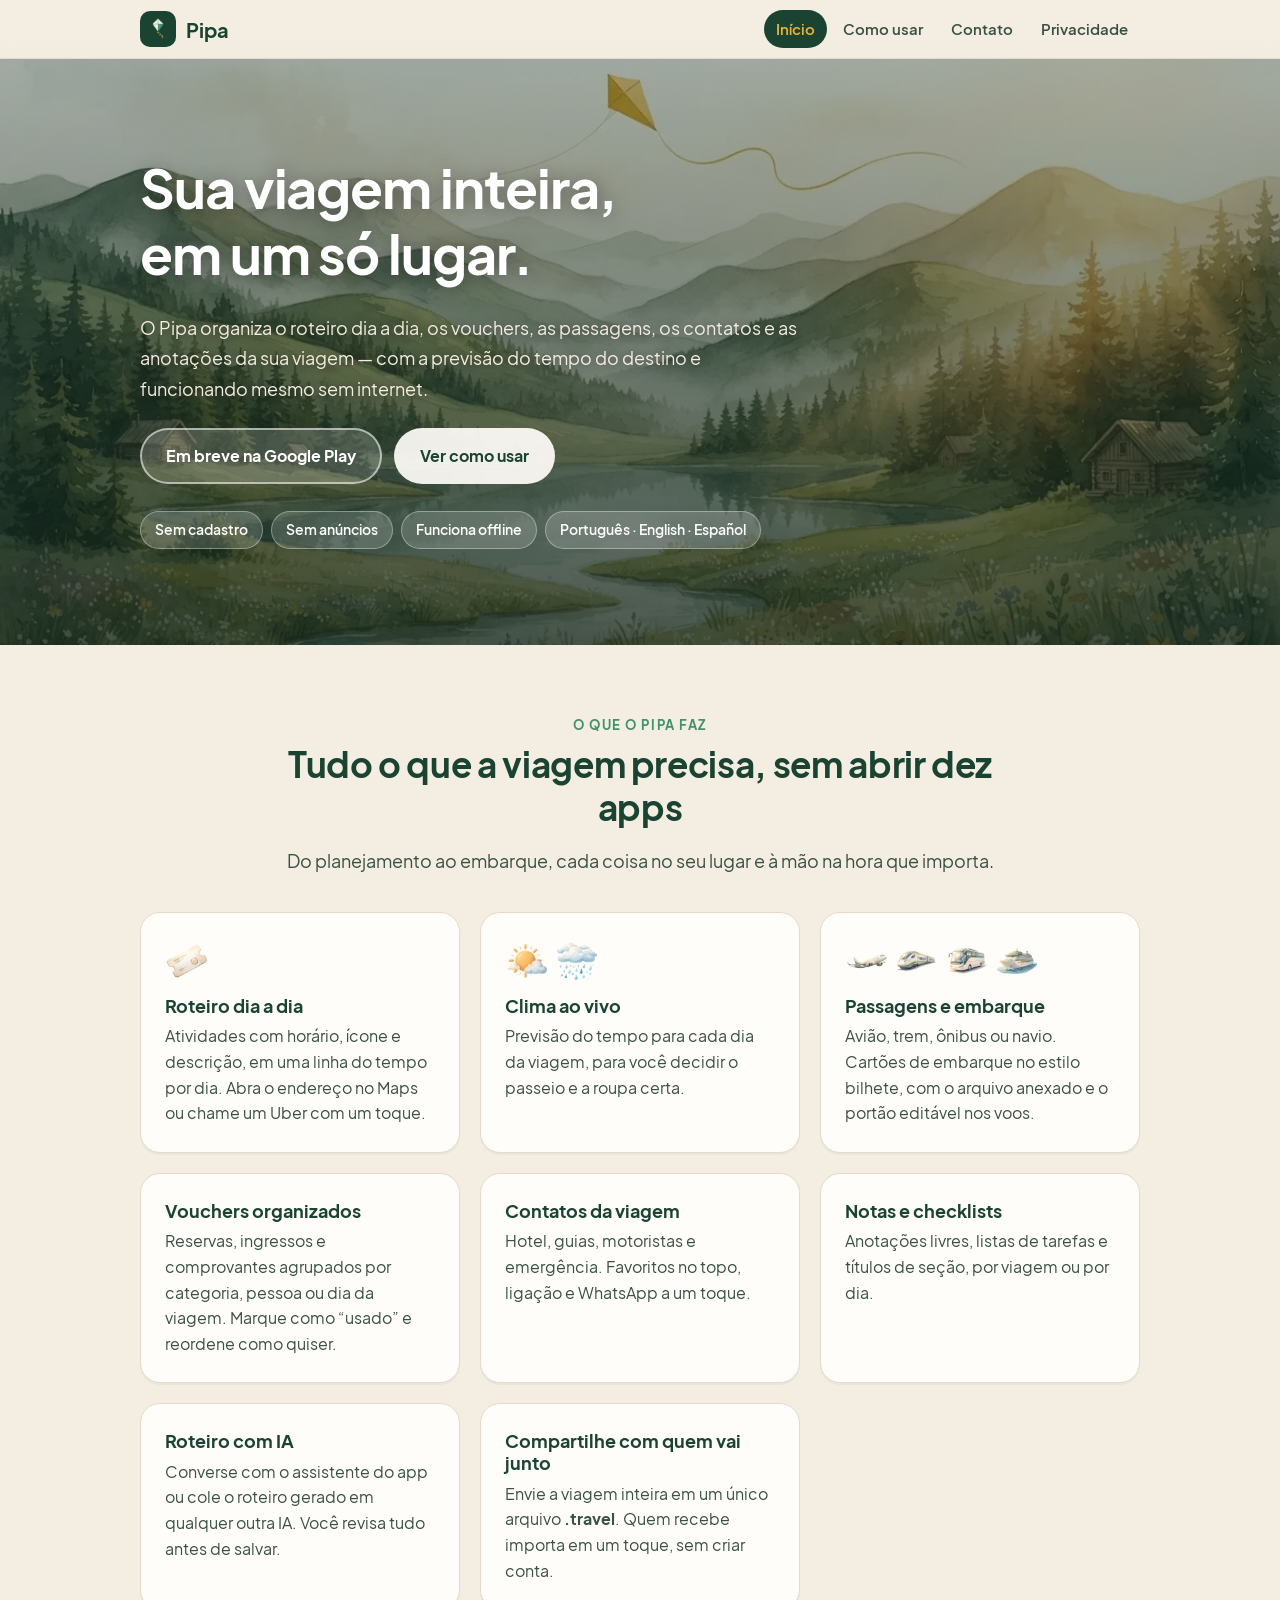
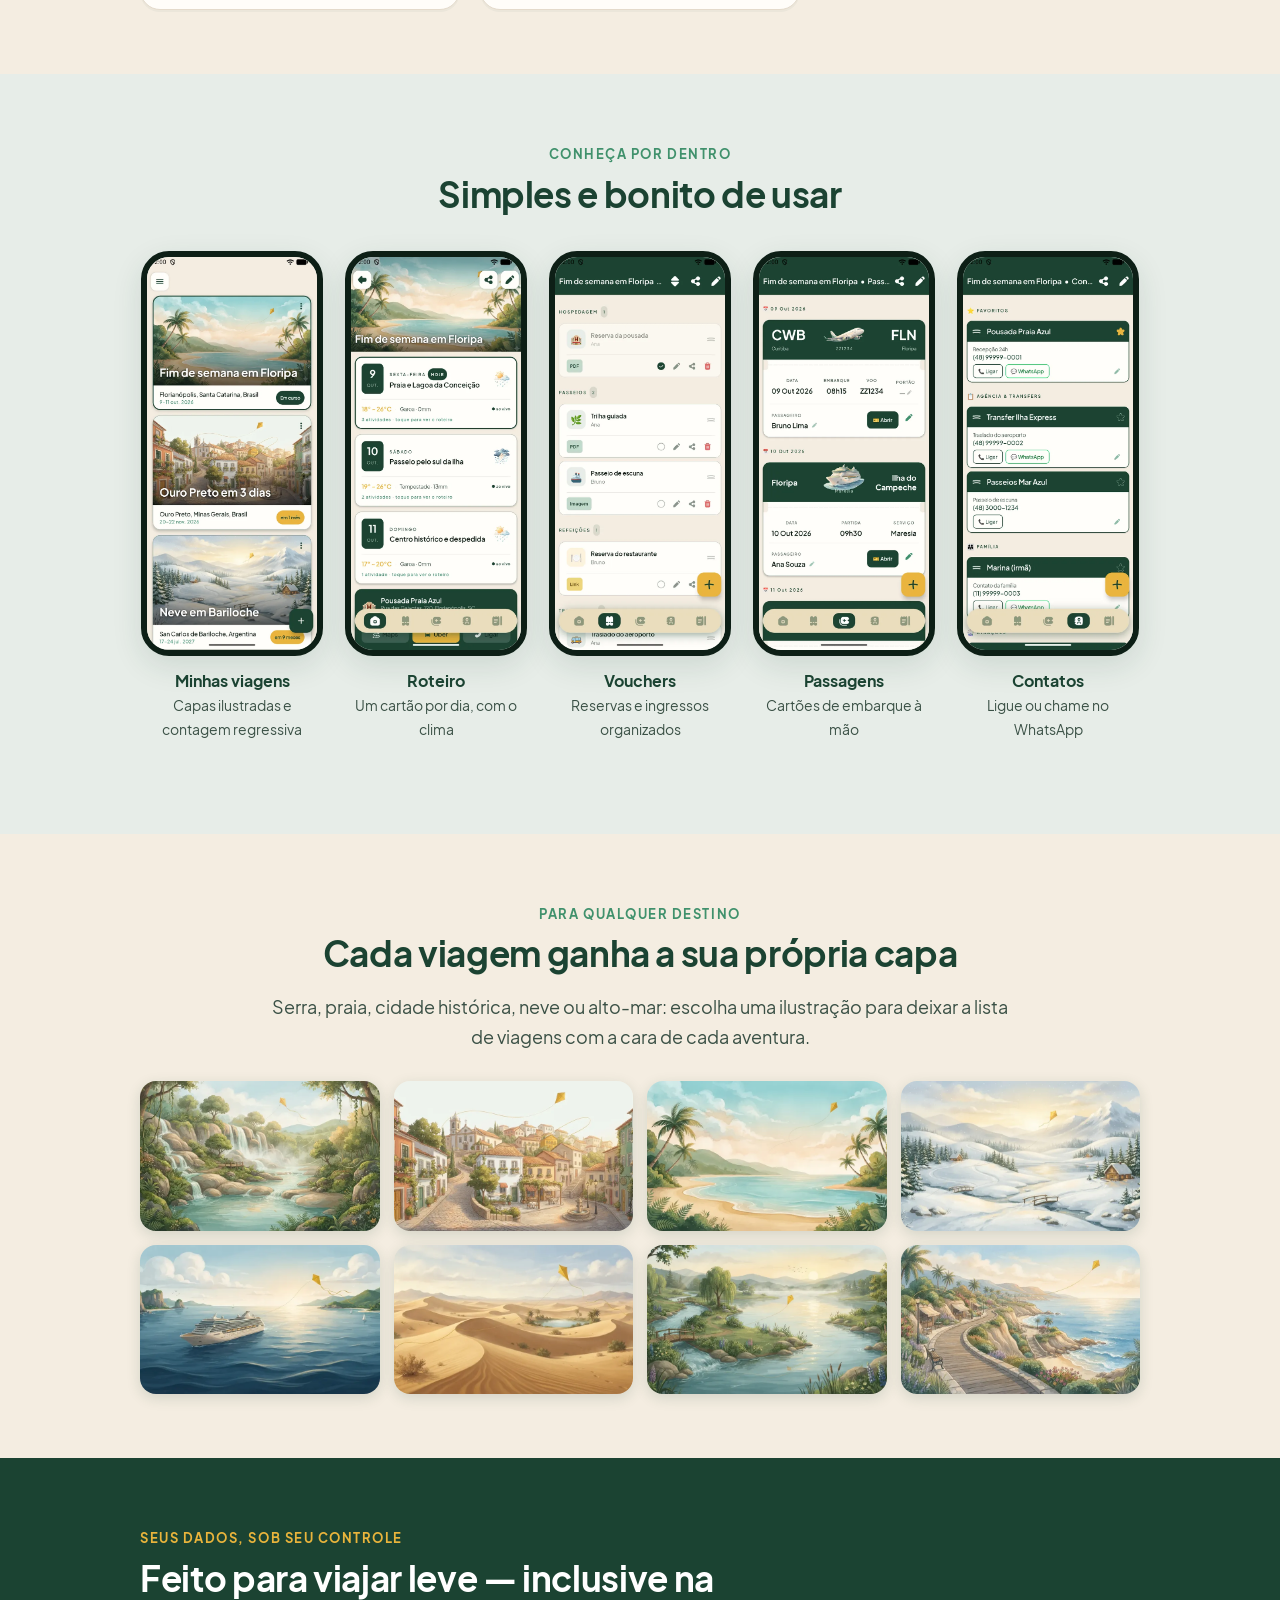
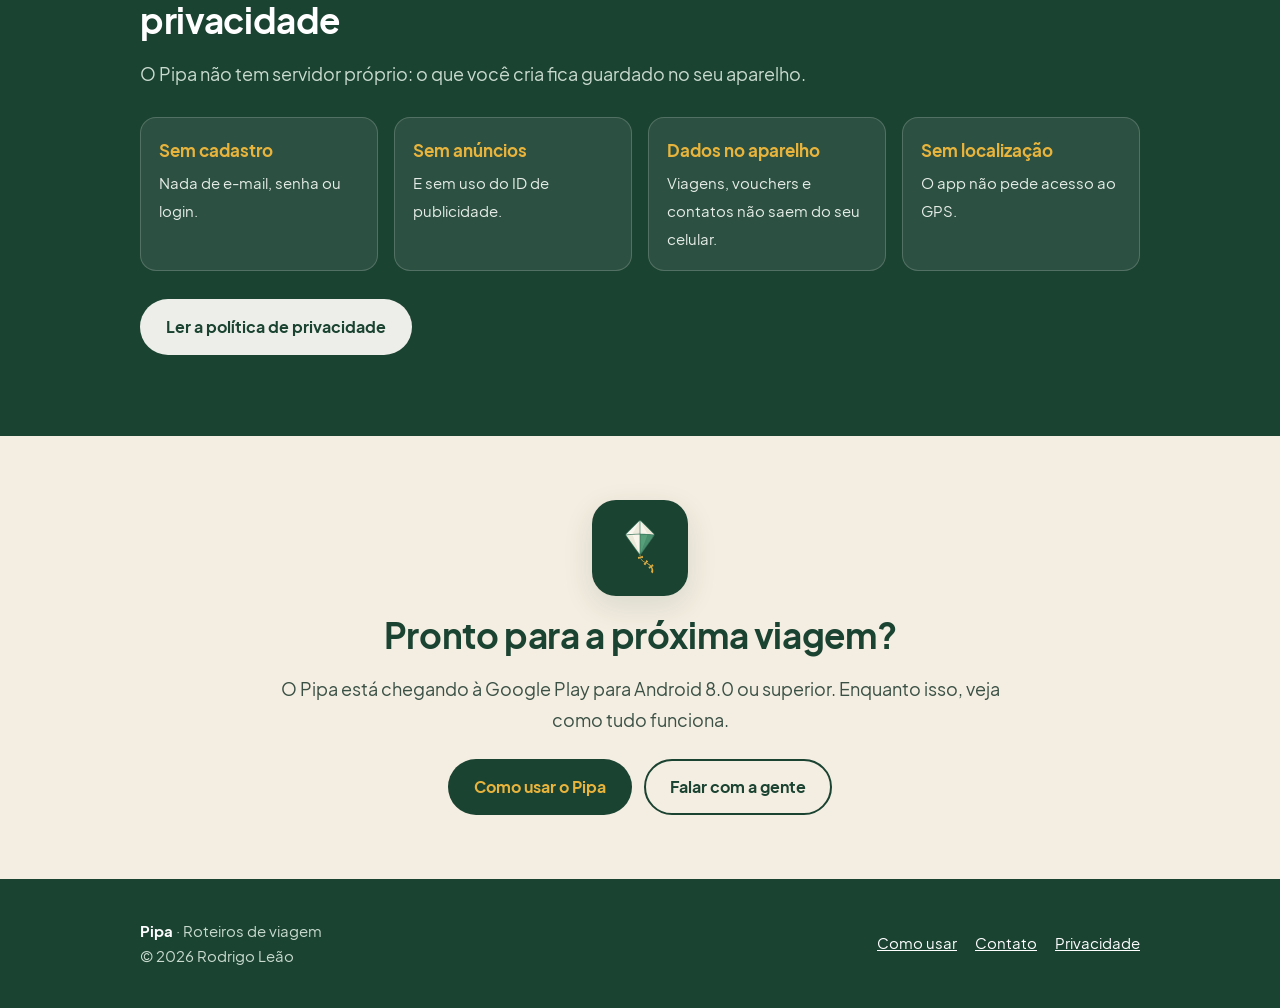
<file: docs/index.html>
<!DOCTYPE html>
<html lang="pt-BR">
<head>
<meta charset="utf-8">
<meta name="viewport" content="width=device-width, initial-scale=1">
<title>Pipa — Roteiros de viagem no seu bolso</title>
<meta name="description" content="Pipa organiza suas viagens do começo ao fim: roteiro dia a dia, vouchers, passagens, contatos, notas e previsão do tempo. Funciona offline, sem cadastro e sem anúncios.">
<meta name="theme-color" content="#1B4332">
<link rel="canonical" href="https://rodrigoleao111.github.io/rumo-app/">
<link rel="icon" type="image/png" href="assets/img/favicon.png">
<link rel="apple-touch-icon" href="assets/img/apple-touch-icon.png">
<meta property="og:type" content="website">
<meta property="og:title" content="Pipa — Roteiros de viagem no seu bolso">
<meta property="og:description" content="Roteiro dia a dia, vouchers, passagens, contatos e notas — tudo offline, sem cadastro e sem anúncios.">
<meta property="og:image" content="https://rodrigoleao111.github.io/rumo-app/assets/img/og.jpg">
<meta property="og:url" content="https://rodrigoleao111.github.io/rumo-app/">
<meta name="twitter:card" content="summary_large_image">
<link rel="preload" href="assets/fonts/plus_jakarta_sans_bold.ttf" as="font" type="font/ttf" crossorigin>
<link rel="stylesheet" href="assets/site.css">
</head>
<body>

<header class="site-header">
  <div class="wrap">
    <a class="brand" href="./"><img src="assets/img/icon-192.png" alt="" width="36" height="36"><span>Pipa</span></a>
    <nav class="nav" aria-label="Principal">
      <a href="./" aria-current="page">Início</a>
      <a href="como-usar/">Como usar</a>
      <a href="contato/">Contato</a>
      <a href="privacy/">Privacidade</a>
    </nav>
  </div>
</header>

<main>

  <!-- HERO -->
  <section class="hero">
    <img src="assets/img/hero.webp" alt="" width="1376" height="768" fetchpriority="high">
    <div class="wrap">
      <h1>Sua viagem inteira, em um só lugar.</h1>
      <p class="lead">O Pipa organiza o roteiro dia a dia, os vouchers, as passagens, os contatos e as anotações da sua viagem — com a previsão do tempo do destino e funcionando mesmo sem internet.</p>
      <div class="btn-row">
        <!-- Quando o app estiver no ar, troque este <span> por:
             <a class="btn btn-primary" href="https://play.google.com/store/apps/details?id=com.rodrigoleao.pipa">Baixar na Google Play</a> -->
        <span class="btn btn-soon" aria-label="Em breve na Google Play">Em breve na Google Play</span>
        <a class="btn btn-ghost" href="como-usar/">Ver como usar</a>
      </div>
      <div class="chips" aria-label="Destaques">
        <span class="chip">Sem cadastro</span>
        <span class="chip">Sem anúncios</span>
        <span class="chip">Funciona offline</span>
        <span class="chip">Português · English · Español</span>
      </div>
    </div>
  </section>

  <!-- RECURSOS -->
  <section id="recursos">
    <div class="wrap">
      <div class="center narrow" style="margin:0 auto 36px">
        <span class="eyebrow">O que o Pipa faz</span>
        <h2>Tudo o que a viagem precisa, sem abrir dez apps</h2>
        <p class="lead">Do planejamento ao embarque, cada coisa no seu lugar e à mão na hora que importa.</p>
      </div>

      <div class="grid">
        <article class="card">
          <div class="ico-row"><img src="assets/img/transport_ticket.png" alt="" width="44" height="44"></div>
          <h3>Roteiro dia a dia</h3>
          <p>Atividades com horário, ícone e descrição, em uma linha do tempo por dia. Abra o endereço no Maps ou chame um Uber com um toque.</p>
        </article>
        <article class="card">
          <div class="ico-row"><img src="assets/img/weather_sol_poucas_nuvens.png" alt="" width="44" height="44"><img src="assets/img/weather_chuva.png" alt="" width="44" height="44"></div>
          <h3>Clima ao vivo</h3>
          <p>Previsão do tempo para cada dia da viagem, para você decidir o passeio e a roupa certa.</p>
        </article>
        <article class="card">
          <div class="ico-row"><img src="assets/img/transport_flight.png" alt="" width="44" height="44"><img src="assets/img/transport_train.png" alt="" width="44" height="44"><img src="assets/img/transport_bus.png" alt="" width="44" height="44"><img src="assets/img/transport_ship.png" alt="" width="44" height="44"></div>
          <h3>Passagens e embarque</h3>
          <p>Avião, trem, ônibus ou navio. Cartões de embarque no estilo bilhete, com o arquivo anexado e o portão editável nos voos.</p>
        </article>
        <article class="card">
          <h3>Vouchers organizados</h3>
          <p>Reservas, ingressos e comprovantes agrupados por categoria, pessoa ou dia da viagem. Marque como “usado” e reordene como quiser.</p>
        </article>
        <article class="card">
          <h3>Contatos da viagem</h3>
          <p>Hotel, guias, motoristas e emergência. Favoritos no topo, ligação e WhatsApp a um toque.</p>
        </article>
        <article class="card">
          <h3>Notas e checklists</h3>
          <p>Anotações livres, listas de tarefas e títulos de seção, por viagem ou por dia.</p>
        </article>
        <article class="card">
          <h3>Roteiro com IA</h3>
          <p>Converse com o assistente do app ou cole o roteiro gerado em qualquer outra IA. Você revisa tudo antes de salvar.</p>
        </article>
        <article class="card">
          <h3>Compartilhe com quem vai junto</h3>
          <p>Envie a viagem inteira em um único arquivo <b>.travel</b>. Quem recebe importa em um toque, sem criar conta.</p>
        </article>
      </div>
    </div>
  </section>

  <!-- TELAS -->
  <section class="band" id="telas">
    <div class="wrap">
      <div class="center narrow" style="margin:0 auto 28px">
        <span class="eyebrow">Conheça por dentro</span>
        <h2>Simples e bonito de usar</h2>
      </div>
      <div class="shots" role="list">
        <figure class="shot" role="listitem"><img src="screenshots/01_lista_viagens.webp" alt="Tela Minhas viagens, com cartões ilustrados" loading="lazy" width="600" height="1333"><figcaption><b>Minhas viagens</b>Capas ilustradas e contagem regressiva</figcaption></figure>
        <figure class="shot" role="listitem"><img src="screenshots/02_home.webp" alt="Tela inicial da viagem, com os dias do roteiro" loading="lazy" width="600" height="1333"><figcaption><b>Roteiro</b>Um cartão por dia, com o clima</figcaption></figure>
        <figure class="shot" role="listitem"><img src="screenshots/03_vouchers.webp" alt="Tela de vouchers agrupados por categoria" loading="lazy" width="600" height="1333"><figcaption><b>Vouchers</b>Reservas e ingressos organizados</figcaption></figure>
        <figure class="shot" role="listitem"><img src="screenshots/04_passagens.webp" alt="Tela de passagens no estilo bilhete" loading="lazy" width="600" height="1333"><figcaption><b>Passagens</b>Cartões de embarque à mão</figcaption></figure>
        <figure class="shot" role="listitem"><img src="screenshots/05_contatos.webp" alt="Tela de contatos da viagem" loading="lazy" width="600" height="1333"><figcaption><b>Contatos</b>Ligue ou chame no WhatsApp</figcaption></figure>
      </div>
    </div>
  </section>

  <!-- DESTINOS -->
  <section id="destinos">
    <div class="wrap">
      <div class="center narrow" style="margin:0 auto 28px">
        <span class="eyebrow">Para qualquer destino</span>
        <h2>Cada viagem ganha a sua própria capa</h2>
        <p class="lead">Serra, praia, cidade histórica, neve ou alto-mar: escolha uma ilustração para deixar a lista de viagens com a cara de cada aventura.</p>
      </div>
      <div class="gallery">
        <img src="assets/img/cover_cachoeira.webp" alt="Ilustração de cachoeira" loading="lazy" width="800" height="446">
        <img src="assets/img/cover_cidade.webp" alt="Ilustração de cidade histórica" loading="lazy" width="800" height="446">
        <img src="assets/img/cover_praia.webp" alt="Ilustração de praia tropical" loading="lazy" width="800" height="446">
        <img src="assets/img/cover_neve.webp" alt="Ilustração de paisagem com neve" loading="lazy" width="800" height="446">
        <img src="assets/img/cover_navio.webp" alt="Ilustração de cruzeiro no mar" loading="lazy" width="800" height="446">
        <img src="assets/img/cover_dunas.webp" alt="Ilustração de dunas" loading="lazy" width="800" height="446">
        <img src="assets/img/cover_lago.webp" alt="Ilustração de lago" loading="lazy" width="800" height="446">
        <img src="assets/img/cover_orla.webp" alt="Ilustração de orla à beira-mar" loading="lazy" width="800" height="446">
      </div>
    </div>
  </section>

  <!-- PRIVACIDADE -->
  <section class="band-dark" id="privacidade">
    <div class="wrap">
      <div class="narrow">
        <span class="eyebrow" style="color:var(--amber)">Seus dados, sob seu controle</span>
        <h2>Feito para viajar leve — inclusive na privacidade</h2>
        <p class="lead">O Pipa não tem servidor próprio: o que você cria fica guardado no seu aparelho.</p>
      </div>
      <div class="pillars">
        <div class="pillar"><b>Sem cadastro</b><span>Nada de e-mail, senha ou login.</span></div>
        <div class="pillar"><b>Sem anúncios</b><span>E sem uso do ID de publicidade.</span></div>
        <div class="pillar"><b>Dados no aparelho</b><span>Viagens, vouchers e contatos não saem do seu celular.</span></div>
        <div class="pillar"><b>Sem localização</b><span>O app não pede acesso ao GPS.</span></div>
      </div>
      <p style="margin-top:28px"><a class="btn btn-ghost" href="privacy/">Ler a política de privacidade</a></p>
    </div>
  </section>

  <!-- CTA -->
  <section>
    <div class="wrap center narrow">
      <img src="assets/img/icon-192.png" alt="" width="96" height="96" style="margin:0 auto 18px;border-radius:24px;box-shadow:var(--shadow)">
      <h2>Pronto para a próxima viagem?</h2>
      <p class="lead">O Pipa está chegando à Google Play para Android 8.0 ou superior. Enquanto isso, veja como tudo funciona.</p>
      <div class="btn-row" style="justify-content:center">
        <a class="btn btn-primary" href="como-usar/">Como usar o Pipa</a>
        <a class="btn btn-outline" href="contato/">Falar com a gente</a>
      </div>
    </div>
  </section>

</main>

<footer class="site-footer">
  <div class="wrap">
    <div><b>Pipa</b> · Roteiros de viagem<br>© 2026 Rodrigo Leão</div>
    <div class="links">
      <a href="como-usar/">Como usar</a>
      <a href="contato/">Contato</a>
      <a href="privacy/">Privacidade</a>
    </div>
  </div>
</footer>

</body>
</html>
</file>
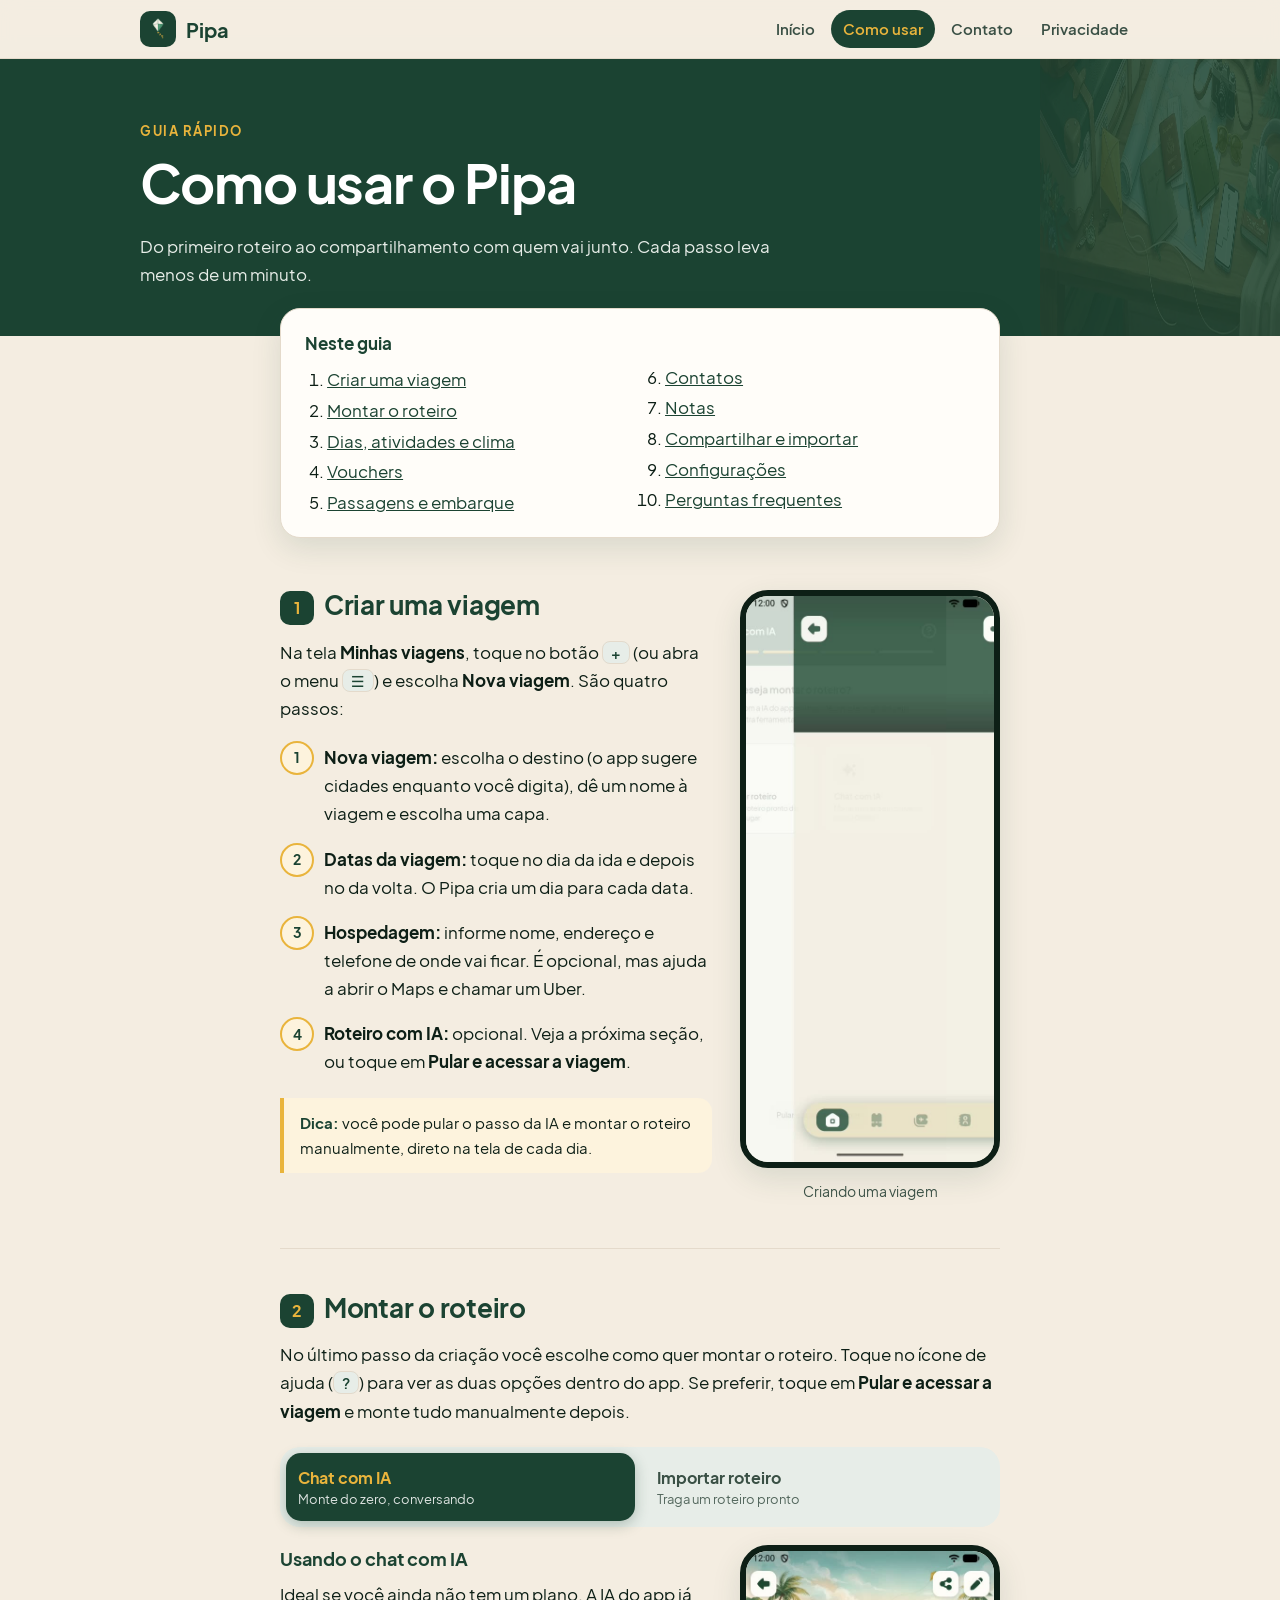
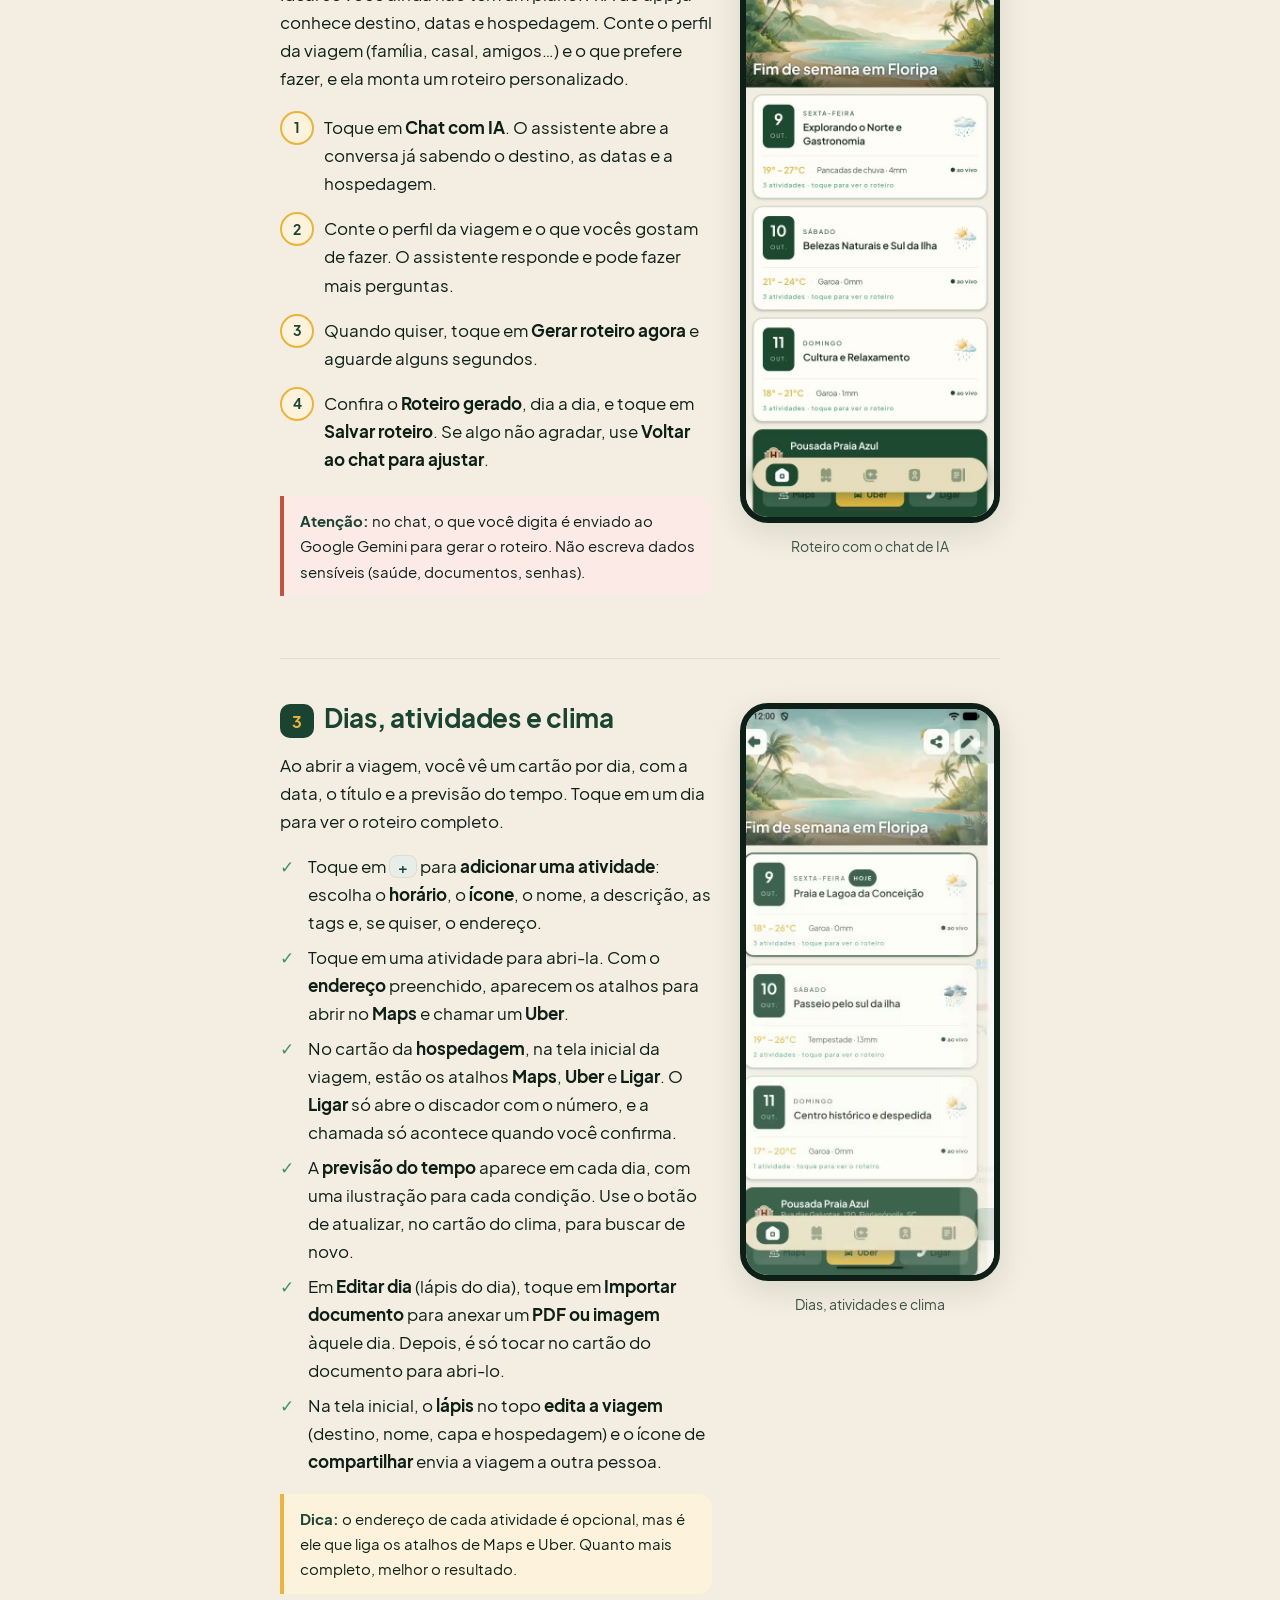
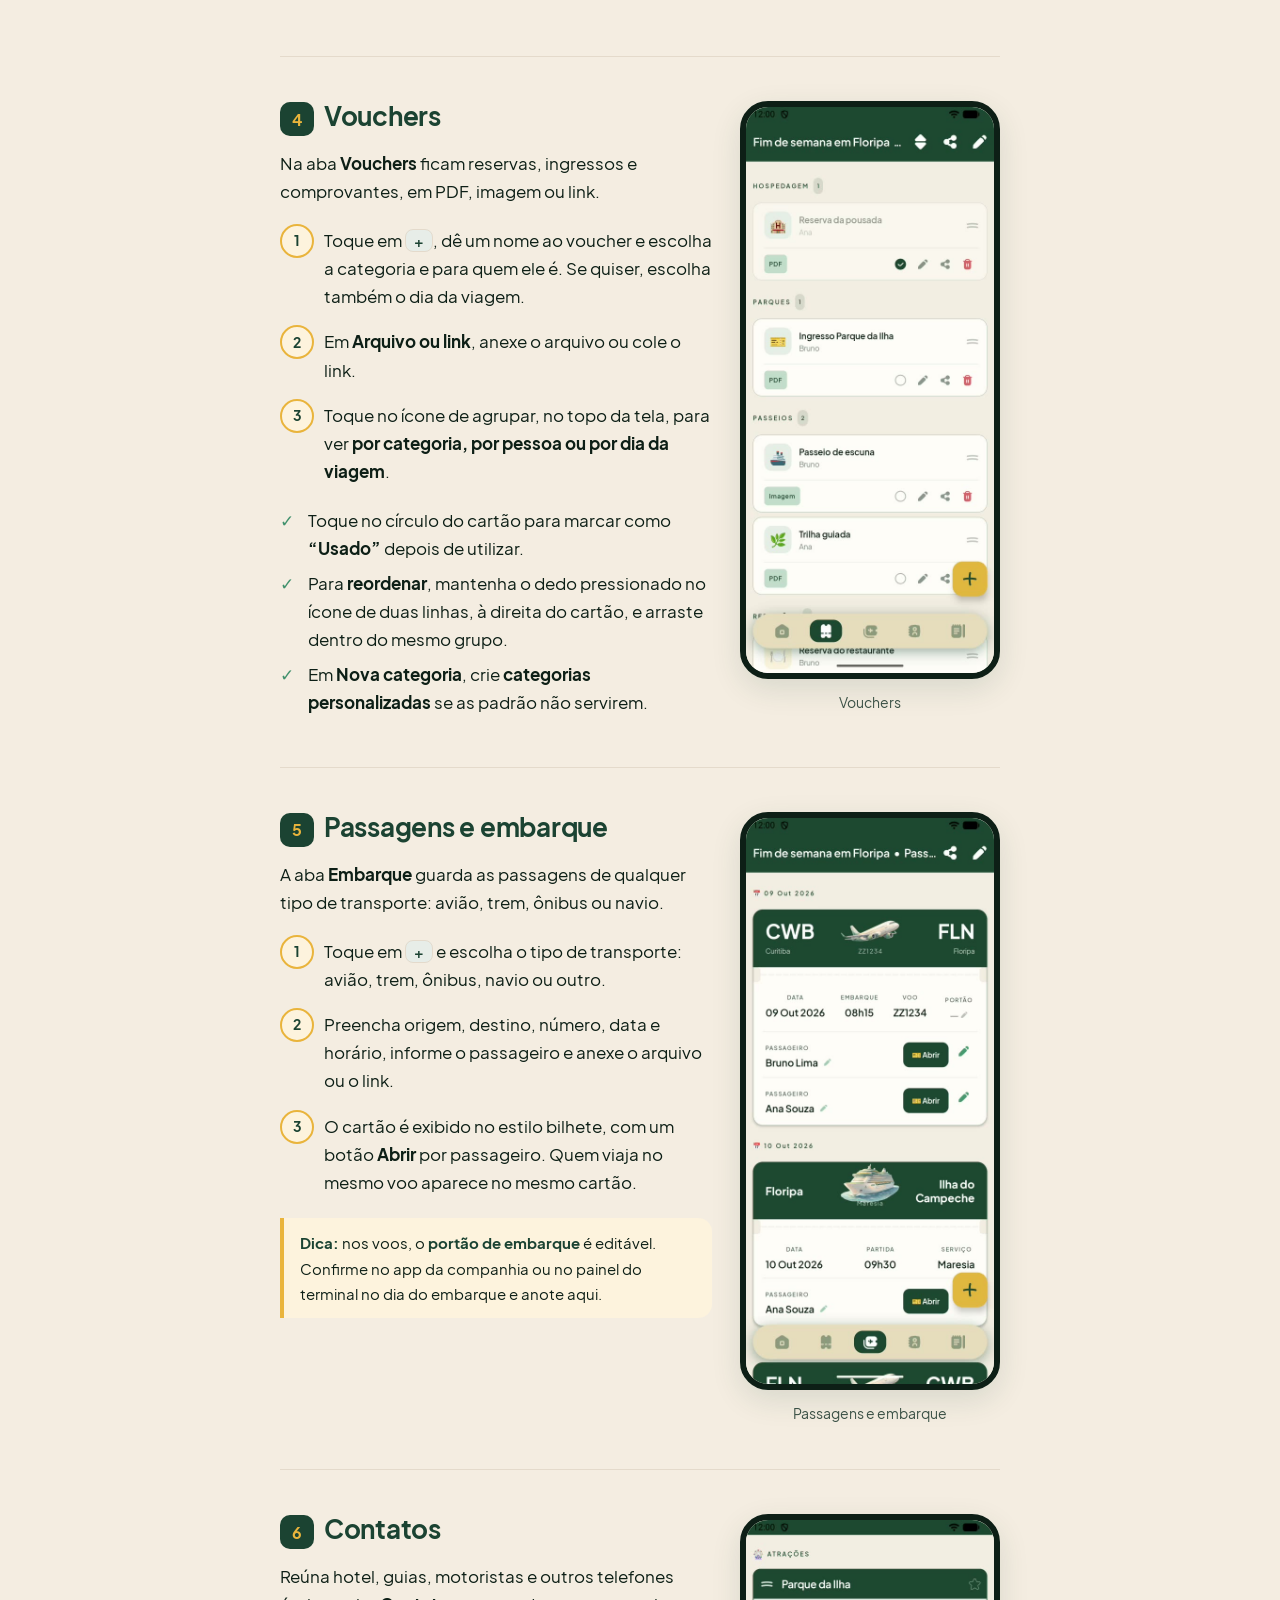
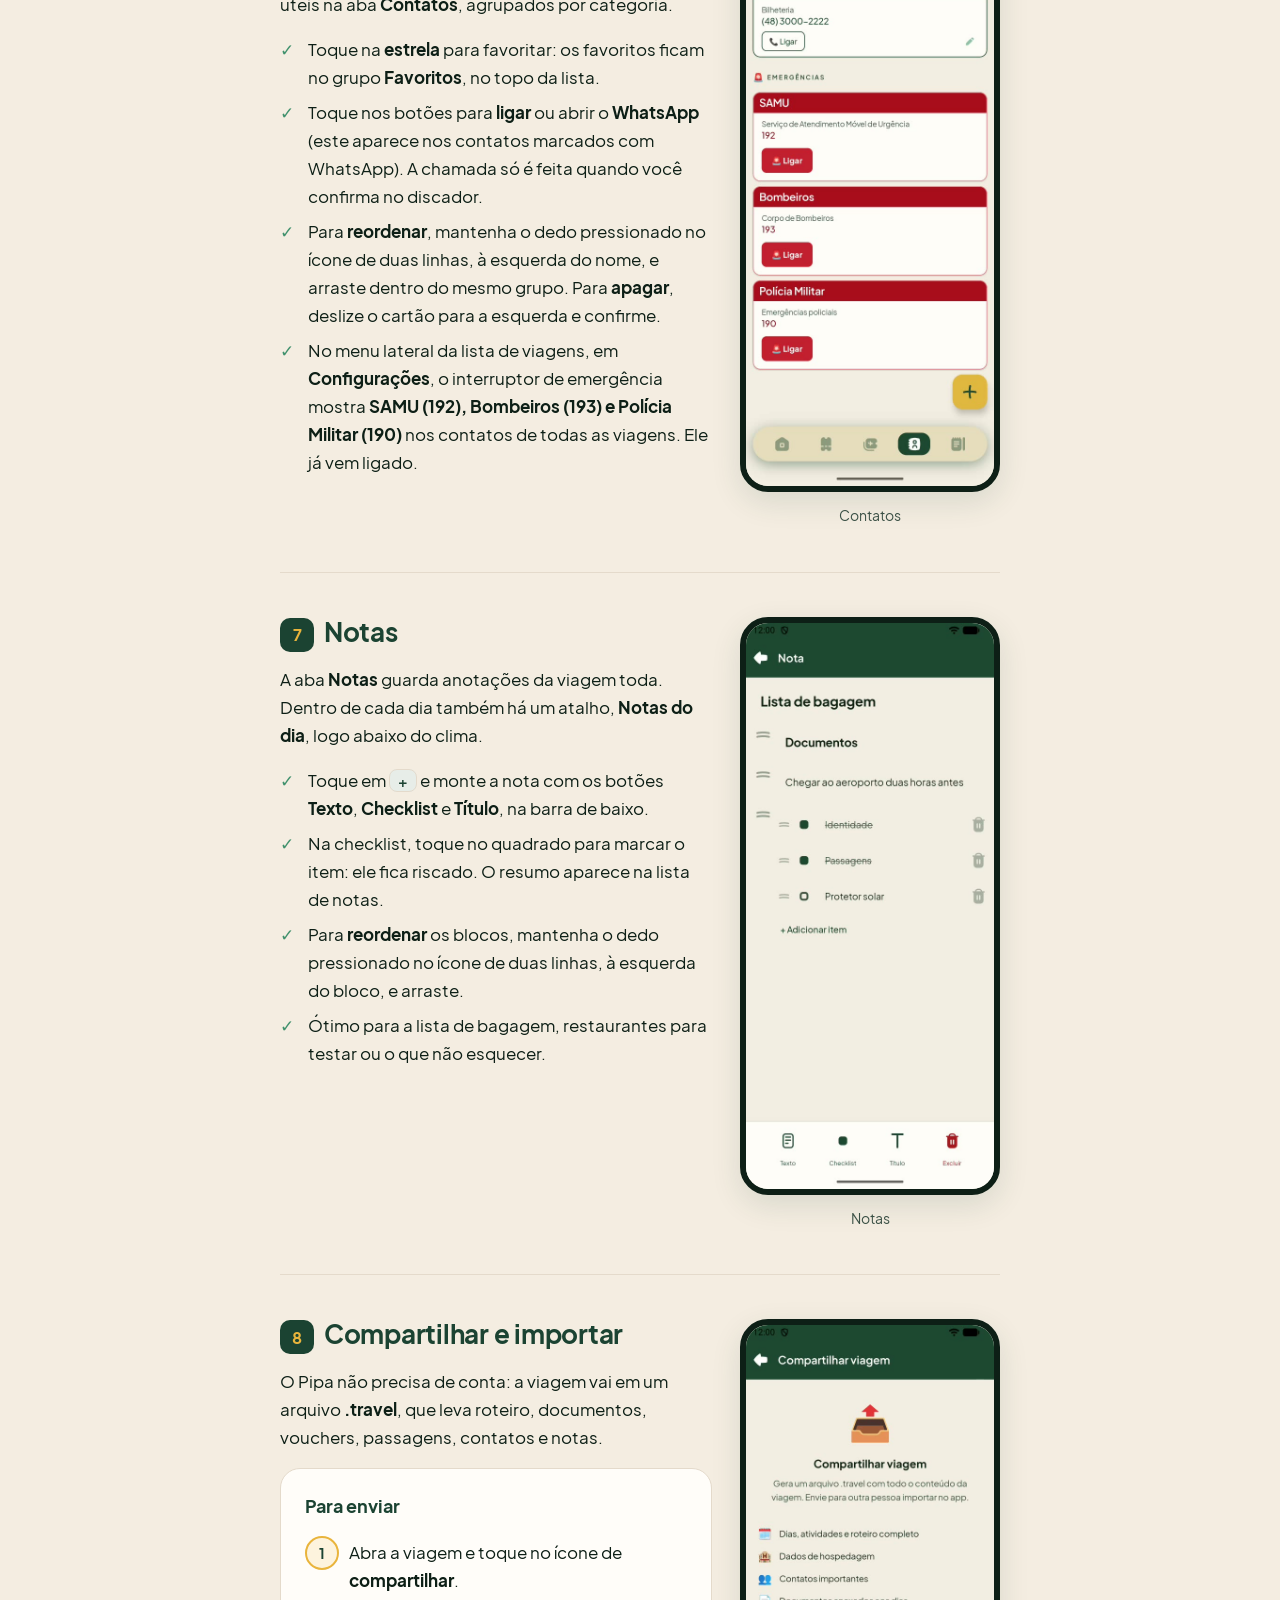
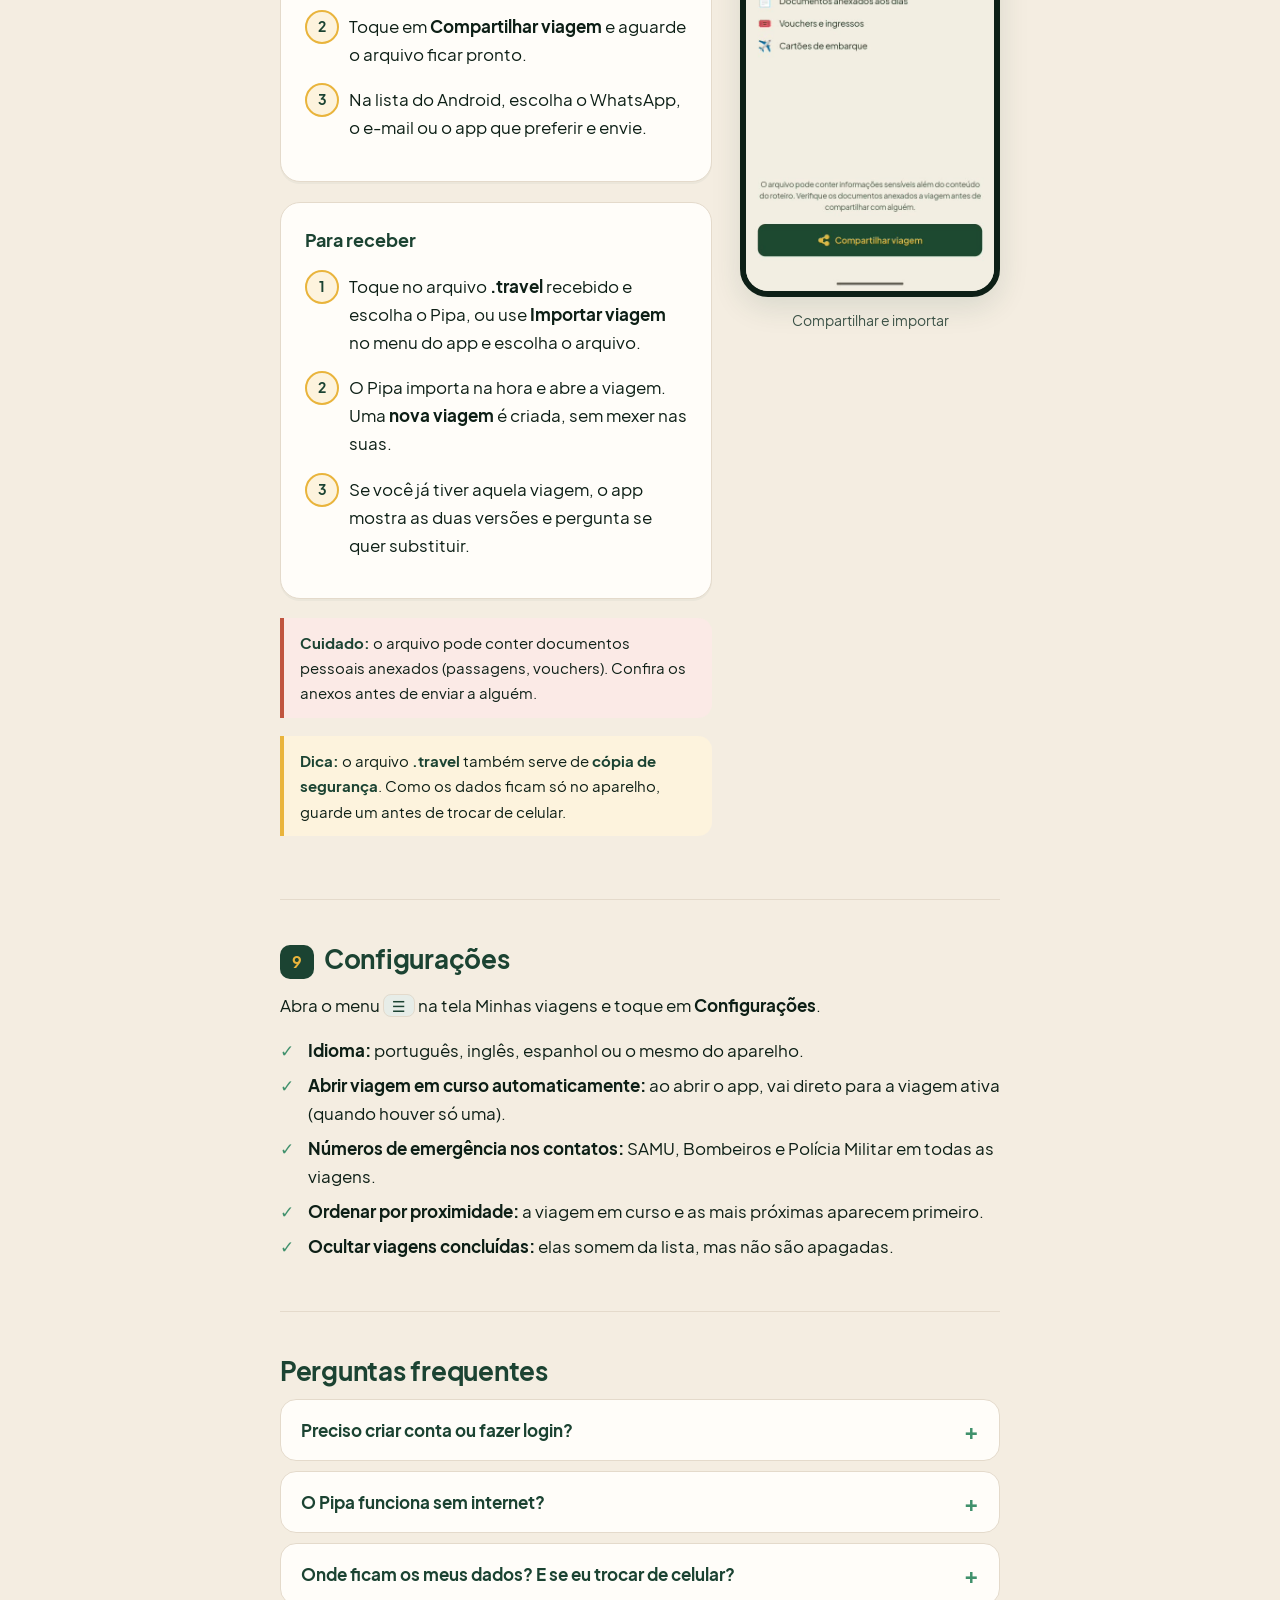
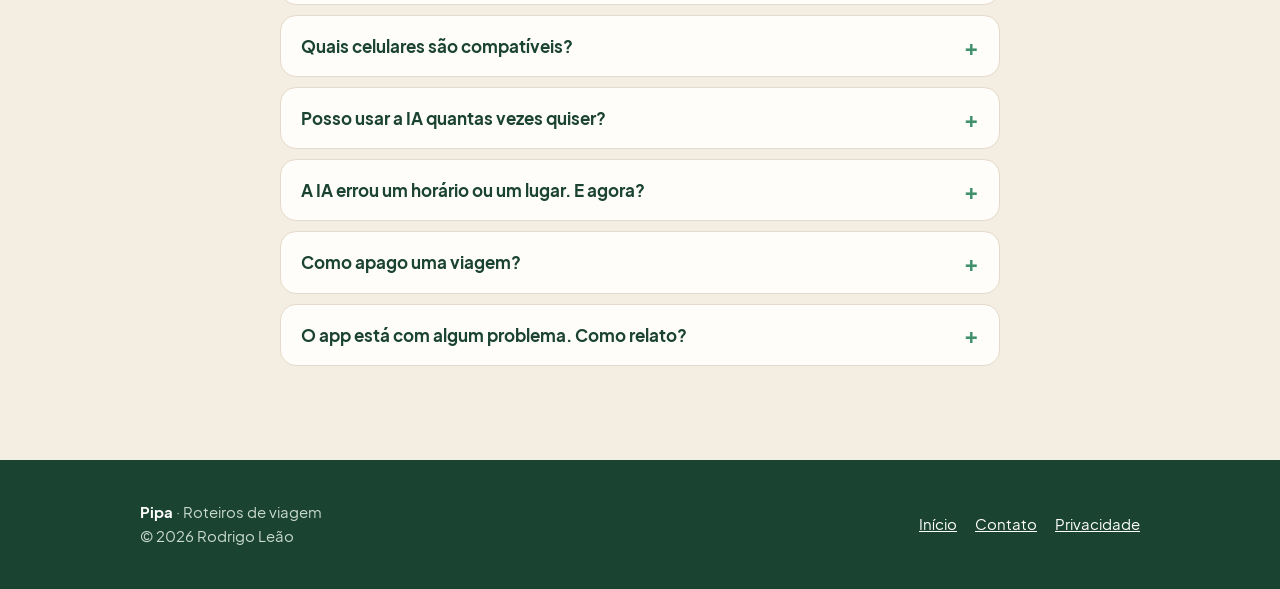
<file: docs/como-usar/index.html>
<!DOCTYPE html>
<html lang="pt-BR">
<head>
<meta charset="utf-8">
<meta name="viewport" content="width=device-width, initial-scale=1">
<title>Como usar o Pipa — passo a passo</title>
<meta name="description" content="Aprenda a criar uma viagem, montar o roteiro (com ou sem IA), guardar vouchers e passagens, salvar contatos e notas e compartilhar tudo com quem vai junto.">
<meta name="theme-color" content="#1B4332">
<link rel="canonical" href="https://rodrigoleao111.github.io/rumo-app/como-usar/">
<link rel="icon" type="image/png" href="../assets/img/favicon.png">
<link rel="apple-touch-icon" href="../assets/img/apple-touch-icon.png">
<meta property="og:type" content="website">
<meta property="og:title" content="Como usar o Pipa — passo a passo">
<meta property="og:description" content="Do primeiro roteiro ao compartilhamento: um guia rápido do Pipa.">
<meta property="og:image" content="https://rodrigoleao111.github.io/rumo-app/assets/img/og.jpg">
<link rel="stylesheet" href="../assets/site.css">
</head>
<body>

<header class="site-header">
  <div class="wrap">
    <a class="brand" href="../"><img src="../assets/img/icon-192.png" alt="" width="36" height="36"><span>Pipa</span></a>
    <nav class="nav" aria-label="Principal">
      <a href="../">Início</a>
      <a href="./" aria-current="page">Como usar</a>
      <a href="../contato/">Contato</a>
      <a href="../privacy/">Privacidade</a>
    </nav>
  </div>
</header>

<main>
  <section class="page-hero">
    <img class="deco" src="../assets/img/cover_mala.webp" alt="" width="800" height="446">
    <div class="wrap">
      <span class="eyebrow" style="color:var(--amber)">Guia rápido</span>
      <h1>Como usar o Pipa</h1>
      <p>Do primeiro roteiro ao compartilhamento com quem vai junto. Cada passo leva menos de um minuto.</p>
    </div>
  </section>

  <div class="wrap narrow" style="padding-top:0;padding-bottom:40px">

    <nav class="toc" aria-label="Neste guia">
      <b>Neste guia</b>
      <ol>
        <li><a href="#criar">Criar uma viagem</a></li>
        <li><a href="#roteiro">Montar o roteiro</a></li>
        <li><a href="#dias">Dias, atividades e clima</a></li>
        <li><a href="#vouchers">Vouchers</a></li>
        <li><a href="#passagens">Passagens e embarque</a></li>
        <li><a href="#contatos">Contatos</a></li>
        <li><a href="#notas">Notas</a></li>
        <li><a href="#compartilhar">Compartilhar e importar</a></li>
        <li><a href="#config">Configurações</a></li>
        <li><a href="#faq">Perguntas frequentes</a></li>
      </ol>
    </nav>

    <!-- 1 -->
    <article class="guide" id="criar">
      <div class="split has-shot">
        <div>
          <h2><span class="num">1</span>Criar uma viagem</h2>
          <p>Na tela <b>Minhas viagens</b>, toque no botão <span class="k">+</span> (ou abra o menu <span class="k">☰</span>) e escolha <b>Nova viagem</b>. São quatro passos:</p>
          <ol class="steps">
            <li><b>Nova viagem:</b> escolha o destino (o app sugere cidades enquanto você digita), dê um nome à viagem e escolha uma capa.</li>
            <li><b>Datas da viagem:</b> toque no dia da ida e depois no da volta. O Pipa cria um dia para cada data.</li>
            <li><b>Hospedagem:</b> informe nome, endereço e telefone de onde vai ficar. É opcional, mas ajuda a abrir o Maps e chamar um Uber.</li>
            <li><b>Roteiro com IA:</b> opcional. Veja a próxima seção, ou toque em <b>Pular e acessar a viagem</b>.</li>
          </ol>
          <div class="tip"><b>Dica:</b> você pode pular o passo da IA e montar o roteiro manualmente, direto na tela de cada dia.</div>
        </div>
        <figure class="shot"><video muted loop playsinline preload="none" poster="../assets/video/v1_criar.jpg" width="540" height="1200" aria-label="Animação mostrando a criação de uma viagem no Pipa, passo a passo"><source src="../assets/video/v1_criar.mp4" type="video/mp4"></video><figcaption>Criando uma viagem</figcaption></figure>
      </div>
    </article>

    <!-- 2 -->
    <article class="guide" id="roteiro">
      <h2><span class="num">2</span>Montar o roteiro</h2>
      <p>No último passo da criação você escolhe como quer montar o roteiro. Toque no ícone de ajuda (<span class="k">?</span>) para ver as duas opções dentro do app. Se preferir, toque em <b>Pular e acessar a viagem</b> e monte tudo manualmente depois.</p>

      <div class="modes" role="tablist" aria-label="Como montar o roteiro" hidden>
        <button type="button" role="tab" id="tab-chat-ia" aria-controls="chat-ia" aria-selected="true"><b>Chat com IA</b><span>Monte do zero, conversando</span></button>
        <button type="button" role="tab" id="tab-importar-roteiro" aria-controls="importar-roteiro" aria-selected="false" tabindex="-1"><b>Importar roteiro</b><span>Traga um roteiro pronto</span></button>
      </div>

      <div class="split has-shot mode-panel" role="tabpanel" id="chat-ia" aria-labelledby="tab-chat-ia">
        <div>
          <h3>Usando o chat com IA</h3>
          <p>Ideal se você ainda não tem um plano. A IA do app já conhece destino, datas e hospedagem. Conte o perfil da viagem (família, casal, amigos…) e o que prefere fazer, e ela monta um roteiro personalizado.</p>
          <ol class="steps">
            <li>Toque em <b>Chat com IA</b>. O assistente abre a conversa já sabendo o destino, as datas e a hospedagem.</li>
            <li>Conte o perfil da viagem e o que vocês gostam de fazer. O assistente responde e pode fazer mais perguntas.</li>
            <li>Quando quiser, toque em <b>Gerar roteiro agora</b> e aguarde alguns segundos.</li>
            <li>Confira o <b>Roteiro gerado</b>, dia a dia, e toque em <b>Salvar roteiro</b>. Se algo não agradar, use <b>Voltar ao chat para ajustar</b>.</li>
          </ol>
          <div class="tip warn"><b>Atenção:</b> no chat, o que você digita é enviado ao Google Gemini para gerar o roteiro. Não escreva dados sensíveis (saúde, documentos, senhas).</div>
        </div>
        <figure class="shot"><video muted loop playsinline preload="none" poster="../assets/video/v2_chat_ia.jpg" width="540" height="1200" aria-label="Animação mostrando a criação de um roteiro pelo chat com IA, da conversa até o roteiro salvo"><source src="../assets/video/v2_chat_ia.mp4" type="video/mp4"></video><figcaption>Roteiro com o chat de IA</figcaption></figure>
      </div>

      <div class="split has-shot mode-panel" role="tabpanel" id="importar-roteiro" aria-labelledby="tab-importar-roteiro">
        <div>
          <h3>Importando um roteiro de outra IA</h3>
          <p>Ideal se você já tem um roteiro, de um blog, de um vídeo ou de uma conversa com outra IA, como o ChatGPT ou o Gemini. O Pipa gera uma instrução, a IA organiza o roteiro no formato certo e você cola o resultado no app.</p>
          <ol class="steps">
            <li>Toque em <b>Importar roteiro</b>.</li>
            <li>Abra o ChatGPT, o Gemini ou outra IA e peça o roteiro que você quer, contando o destino e o seu perfil de viagem.</li>
            <li>Volte ao Pipa e toque em <b>Copiar texto de instrução</b>. O botão confirma com <b>Texto copiado!</b>.</li>
            <li>Cole esse texto <b>na mesma conversa</b> da IA e envie. Ela devolve o roteiro no formato que o app entende.</li>
            <li>Copie a resposta da IA, volte ao Pipa, toque no campo <b>Cole aqui a resposta da IA</b> e escolha <b>Colar</b>.</li>
            <li>Toque em <b>Importar roteiro</b>, confira o <b>Roteiro gerado</b> e toque em <b>Salvar roteiro</b>.</li>
          </ol>
          <div class="tip warn"><b>Cole exatamente como veio.</b> Qualquer alteração na resposta da IA pode causar erro na importação. Se isso acontecer, peça à IA para repetir a resposta no mesmo formato.</div>
          <div class="tip"><b>Dica:</b> o texto de instrução é longo. Se a IA responder em partes ou acrescentar comentários, peça: “responda só com o JSON, sem texto fora dele”.</div>
        </div>
        <figure class="shot"><video muted loop playsinline preload="none" poster="../assets/video/v3_importar.jpg" width="540" height="1200" aria-label="Animação mostrando a importação de um roteiro feito no ChatGPT para dentro do Pipa"><source src="../assets/video/v3_importar.mp4" type="video/mp4"></video><figcaption>Importando um roteiro do ChatGPT</figcaption></figure>
      </div>
    </article>

    <!-- 3 -->
    <article class="guide" id="dias">
      <div class="split has-shot">
        <div>
          <h2><span class="num">3</span>Dias, atividades e clima</h2>
          <p>Ao abrir a viagem, você vê um cartão por dia, com a data, o título e a previsão do tempo. Toque em um dia para ver o roteiro completo.</p>
          <ul class="check">
            <li>Toque em <span class="k">+</span> para <b>adicionar uma atividade</b>: escolha o <b>horário</b>, o <b>ícone</b>, o nome, a descrição, as tags e, se quiser, o endereço.</li>
            <li>Toque em uma atividade para abri-la. Com o <b>endereço</b> preenchido, aparecem os atalhos para abrir no <b>Maps</b> e chamar um <b>Uber</b>.</li>
            <li>No cartão da <b>hospedagem</b>, na tela inicial da viagem, estão os atalhos <b>Maps</b>, <b>Uber</b> e <b>Ligar</b>. O <b>Ligar</b> só abre o discador com o número, e a chamada só acontece quando você confirma.</li>
            <li>A <b>previsão do tempo</b> aparece em cada dia, com uma ilustração para cada condição. Use o botão de atualizar, no cartão do clima, para buscar de novo.</li>
            <li>Em <b>Editar dia</b> (lápis do dia), toque em <b>Importar documento</b> para anexar um <b>PDF ou imagem</b> àquele dia. Depois, é só tocar no cartão do documento para abri-lo.</li>
            <li>Na tela inicial, o <b>lápis</b> no topo <b>edita a viagem</b> (destino, nome, capa e hospedagem) e o ícone de <b>compartilhar</b> envia a viagem a outra pessoa.</li>
          </ul>
          <div class="tip"><b>Dica:</b> o endereço de cada atividade é opcional, mas é ele que liga os atalhos de Maps e Uber. Quanto mais completo, melhor o resultado.</div>
        </div>
        <figure class="shot"><video muted loop playsinline preload="none" poster="../assets/video/v4_dias.jpg" width="540" height="1200" aria-label="Animação mostrando o roteiro de um dia: clima, atalhos de mapa, nova atividade, documento anexado, edição e compartilhamento da viagem"><source src="../assets/video/v4_dias.mp4" type="video/mp4"></video><figcaption>Dias, atividades e clima</figcaption></figure>
      </div>
    </article>

    <!-- 4 -->
    <article class="guide" id="vouchers">
      <div class="split has-shot">
        <div>
          <h2><span class="num">4</span>Vouchers</h2>
          <p>Na aba <b>Vouchers</b> ficam reservas, ingressos e comprovantes, em PDF, imagem ou link.</p>
          <ol class="steps">
            <li>Toque em <span class="k">+</span>, dê um nome ao voucher e escolha a categoria e para quem ele é. Se quiser, escolha também o dia da viagem.</li>
            <li>Em <b>Arquivo ou link</b>, anexe o arquivo ou cole o link.</li>
            <li>Toque no ícone de agrupar, no topo da tela, para ver <b>por categoria, por pessoa ou por dia da viagem</b>.</li>
          </ol>
          <ul class="check">
            <li>Toque no círculo do cartão para marcar como <b>“Usado”</b> depois de utilizar.</li>
            <li>Para <b>reordenar</b>, mantenha o dedo pressionado no ícone de duas linhas, à direita do cartão, e arraste dentro do mesmo grupo.</li>
            <li>Em <b>Nova categoria</b>, crie <b>categorias personalizadas</b> se as padrão não servirem.</li>
          </ul>
        </div>
        <figure class="shot"><video muted loop playsinline preload="none" poster="../assets/video/v5_vouchers.jpg" width="540" height="1200" aria-label="Animação mostrando a criação de vouchers com arquivo e com link, uma categoria nova, a marcação como usado, o agrupamento da lista e a reordenação"><source src="../assets/video/v5_vouchers.mp4" type="video/mp4"></video><figcaption>Vouchers</figcaption></figure>
      </div>
    </article>

    <!-- 5 -->
    <article class="guide" id="passagens">
      <div class="split has-shot">
        <div>
          <h2><span class="num">5</span>Passagens e embarque</h2>
          <p>A aba <b>Embarque</b> guarda as passagens de qualquer tipo de transporte: avião, trem, ônibus ou navio.</p>
          <ol class="steps">
            <li>Toque em <span class="k">+</span> e escolha o tipo de transporte: avião, trem, ônibus, navio ou outro.</li>
            <li>Preencha origem, destino, número, data e horário, informe o passageiro e anexe o arquivo ou o link.</li>
            <li>O cartão é exibido no estilo bilhete, com um botão <b>Abrir</b> por passageiro. Quem viaja no mesmo voo aparece no mesmo cartão.</li>
          </ol>
          <div class="tip"><b>Dica:</b> nos voos, o <b>portão de embarque</b> é editável. Confirme no app da companhia ou no painel do terminal no dia do embarque e anote aqui.</div>
        </div>
        <figure class="shot"><video muted loop playsinline preload="none" poster="../assets/video/v6_passagens.jpg" width="540" height="1200" aria-label="Animação mostrando a criação de uma passagem de avião, com origem, destino, data, horário, passageiro e link, e o cartão no estilo bilhete com um botão Abrir para cada passageiro"><source src="../assets/video/v6_passagens.mp4" type="video/mp4"></video><figcaption>Passagens e embarque</figcaption></figure>
      </div>
    </article>

    <!-- 6 -->
    <article class="guide" id="contatos">
      <div class="split has-shot">
        <div>
          <h2><span class="num">6</span>Contatos</h2>
          <p>Reúna hotel, guias, motoristas e outros telefones úteis na aba <b>Contatos</b>, agrupados por categoria.</p>
          <ul class="check">
            <li>Toque na <b>estrela</b> para favoritar: os favoritos ficam no grupo <b>Favoritos</b>, no topo da lista.</li>
            <li>Toque nos botões para <b>ligar</b> ou abrir o <b>WhatsApp</b> (este aparece nos contatos marcados com WhatsApp). A chamada só é feita quando você confirma no discador.</li>
            <li>Para <b>reordenar</b>, mantenha o dedo pressionado no ícone de duas linhas, à esquerda do nome, e arraste dentro do mesmo grupo. Para <b>apagar</b>, deslize o cartão para a esquerda e confirme.</li>
            <li>No menu lateral da lista de viagens, em <b>Configurações</b>, o interruptor de emergência mostra <b>SAMU (192), Bombeiros (193) e Polícia Militar (190)</b> nos contatos de todas as viagens. Ele já vem ligado.</li>
          </ul>
        </div>
        <figure class="shot"><video muted loop playsinline preload="none" poster="../assets/video/v7_contatos.jpg" width="540" height="1200" aria-label="Animação mostrando os contatos: favoritar, ligar pelo discador, reordenar, apagar deslizando e ligar os números de emergência em Configurações"><source src="../assets/video/v7_contatos.mp4" type="video/mp4"></video><figcaption>Contatos</figcaption></figure>
      </div>
    </article>

    <!-- 7 -->
    <article class="guide" id="notas">
      <div class="split has-shot">
        <div>
          <h2><span class="num">7</span>Notas</h2>
          <p>A aba <b>Notas</b> guarda anotações da viagem toda. Dentro de cada dia também há um atalho, <b>Notas do dia</b>, logo abaixo do clima.</p>
          <ul class="check">
            <li>Toque em <span class="k">+</span> e monte a nota com os botões <b>Texto</b>, <b>Checklist</b> e <b>Título</b>, na barra de baixo.</li>
            <li>Na checklist, toque no quadrado para marcar o item: ele fica riscado. O resumo aparece na lista de notas.</li>
            <li>Para <b>reordenar</b> os blocos, mantenha o dedo pressionado no ícone de duas linhas, à esquerda do bloco, e arraste.</li>
            <li>Ótimo para a lista de bagagem, restaurantes para testar ou o que não esquecer.</li>
          </ul>
        </div>
        <figure class="shot"><video muted loop playsinline preload="none" poster="../assets/video/v8_notas.jpg" width="540" height="1200" aria-label="Animação mostrando a criação de uma nota com título de seção, texto e checklist, a marcação de itens, a reordenação dos blocos e as notas de um dia"><source src="../assets/video/v8_notas.mp4" type="video/mp4"></video><figcaption>Notas</figcaption></figure>
      </div>
    </article>

    <!-- 8 -->
    <article class="guide" id="compartilhar">
      <div class="split has-shot">
        <div>
          <h2><span class="num">8</span>Compartilhar e importar</h2>
          <p>O Pipa não precisa de conta: a viagem vai em um arquivo <b>.travel</b>, que leva roteiro, documentos, vouchers, passagens, contatos e notas.</p>
          <div class="grid" style="margin-top:16px">
            <div class="card">
              <h3>Para enviar</h3>
              <ol class="steps" style="margin-bottom:0">
                <li>Abra a viagem e toque no ícone de <b>compartilhar</b>.</li>
                <li>Toque em <b>Compartilhar viagem</b> e aguarde o arquivo ficar pronto.</li>
                <li>Na lista do Android, escolha o WhatsApp, o e-mail ou o app que preferir e envie.</li>
              </ol>
            </div>
            <div class="card">
              <h3>Para receber</h3>
              <ol class="steps" style="margin-bottom:0">
                <li>Toque no arquivo <b>.travel</b> recebido e escolha o Pipa, ou use <b>Importar viagem</b> no menu do app e escolha o arquivo.</li>
                <li>O Pipa importa na hora e abre a viagem. Uma <b>nova viagem</b> é criada, sem mexer nas suas.</li>
                <li>Se você já tiver aquela viagem, o app mostra as duas versões e pergunta se quer substituir.</li>
              </ol>
            </div>
          </div>
          <div class="tip warn"><b>Cuidado:</b> o arquivo pode conter documentos pessoais anexados (passagens, vouchers). Confira os anexos antes de enviar a alguém.</div>
          <div class="tip"><b>Dica:</b> o arquivo <b>.travel</b> também serve de <b>cópia de segurança</b>. Como os dados ficam só no aparelho, guarde um antes de trocar de celular.</div>
        </div>
        <figure class="shot"><video muted loop playsinline preload="none" poster="../assets/video/v9_compartilhar.jpg" width="540" height="1200" aria-label="Animação mostrando o envio de uma viagem pelo WhatsApp em um arquivo .travel e, depois, a importação desse arquivo no Pipa, com a viagem completa criada"><source src="../assets/video/v9_compartilhar.mp4" type="video/mp4"></video><figcaption>Compartilhar e importar</figcaption></figure>
      </div>
    </article>

    <!-- 9 -->
    <article class="guide" id="config">
      <h2><span class="num">9</span>Configurações</h2>
      <p>Abra o menu <span class="k">☰</span> na tela Minhas viagens e toque em <b>Configurações</b>.</p>
      <ul class="check">
        <li><b>Idioma:</b> português, inglês, espanhol ou o mesmo do aparelho.</li>
        <li><b>Abrir viagem em curso automaticamente:</b> ao abrir o app, vai direto para a viagem ativa (quando houver só uma).</li>
        <li><b>Números de emergência nos contatos:</b> SAMU, Bombeiros e Polícia Militar em todas as viagens.</li>
        <li><b>Ordenar por proximidade:</b> a viagem em curso e as mais próximas aparecem primeiro.</li>
        <li><b>Ocultar viagens concluídas:</b> elas somem da lista, mas não são apagadas.</li>
      </ul>
    </article>

    <!-- FAQ -->
    <article class="guide" id="faq">
      <h2>Perguntas frequentes</h2>

      <details>
        <summary>Preciso criar conta ou fazer login?</summary>
        <div><p>Não. O Pipa não tem cadastro. Você instala e começa a usar.</p></div>
      </details>
      <details>
        <summary>O Pipa funciona sem internet?</summary>
        <div><p>Sim para o roteiro, vouchers, passagens, contatos e notas, que ficam no aparelho. Precisam de internet apenas a <b>previsão do tempo</b>, a busca de destinos e o <b>assistente de IA</b>.</p></div>
      </details>
      <details>
        <summary>Onde ficam os meus dados? E se eu trocar de celular?</summary>
        <div><p>Ficam no seu aparelho, e não em um servidor do Pipa. Ao desinstalar o app, eles são apagados. Antes de trocar de celular, <a href="#compartilhar">exporte cada viagem em um arquivo .travel</a> e importe no aparelho novo.</p></div>
      </details>
      <details>
        <summary>Quais celulares são compatíveis?</summary>
        <div><p>Aparelhos Android com a versão 8.0 ou mais recente. Ainda não há versão para iPhone.</p></div>
      </details>
      <details>
        <summary>Posso usar a IA quantas vezes quiser?</summary>
        <div><p>Há um limite diário de conversas com o assistente do app. Se atingir, você ainda pode usar a opção <b>Importar roteiro</b> com qualquer outra IA.</p></div>
      </details>
      <details>
        <summary>A IA errou um horário ou um lugar. E agora?</summary>
        <div><p>Roteiros de IA são sugestões. Confira endereços, horários de funcionamento e preços antes de viajar. Você pode editar qualquer atividade depois de salvar o roteiro.</p></div>
      </details>
      <details>
        <summary>Como apago uma viagem?</summary>
        <div><p>Na lista de viagens, toque no menu <span class="k">⋮</span> do cartão e escolha <b>Excluir</b>. A exclusão é permanente e remove também dias, atividades, contatos e vouchers daquela viagem.</p></div>
      </details>
      <details>
        <summary>O app está com algum problema. Como relato?</summary>
        <div><p>Escreva para a gente pela <a href="../contato/">página de contato</a>. Conte o que aconteceu e o modelo do seu celular, que ajuda muito.</p></div>
      </details>
    </article>

  </div>
</main>

<footer class="site-footer">
  <div class="wrap">
    <div><b>Pipa</b> · Roteiros de viagem<br>© 2026 Rodrigo Leão</div>
    <div class="links">
      <a href="../">Início</a>
      <a href="../contato/">Contato</a>
      <a href="../privacy/">Privacidade</a>
    </div>
  </div>
</footer>

<script>
(function(){
  // ---- seletor de modo (abas) da seção "Montar o roteiro" ----
  var tablist=document.querySelector('.modes');
  var tabs=tablist?[].slice.call(tablist.querySelectorAll('[role="tab"]')):[];
  function painel(tab){ return document.getElementById(tab.getAttribute('aria-controls')); }
  function selecionar(tab,foco,reinicia){
    tabs.forEach(function(t){
      var on=(t===tab), p=painel(t);
      t.setAttribute('aria-selected',on?'true':'false');
      t.tabIndex=on?0:-1;
      if(p) p.hidden=!on;
      if(on && reinicia && p){ var v=p.querySelector('video'); if(v){ try{ v.currentTime=0; }catch(e){} } }
    });
    if(foco) tab.focus();
  }
  if(tabs.length){
    tablist.hidden=false;
    tabs.forEach(function(t,i){
      t.addEventListener('click',function(){ selecionar(t,false,true); history.replaceState(null,'','#'+t.getAttribute('aria-controls')); });
      t.addEventListener('keydown',function(e){
        var j=-1;
        if(e.key==='ArrowRight'||e.key==='ArrowDown') j=(i+1)%tabs.length;
        else if(e.key==='ArrowLeft'||e.key==='ArrowUp') j=(i-1+tabs.length)%tabs.length;
        else if(e.key==='Home') j=0; else if(e.key==='End') j=tabs.length-1;
        if(j>=0){ e.preventDefault(); selecionar(tabs[j],true,true); }
      });
    });
    var porHash=function(){
      var h=(location.hash||'').slice(1);
      for(var k=0;k<tabs.length;k++){
        if(tabs[k].getAttribute('aria-controls')===h){ selecionar(tabs[k],false,true); var p=painel(tabs[k]); if(p) p.scrollIntoView(); return; }
      }
    };
    selecionar(tabs[0],false,false);
    porHash();
    window.addEventListener('hashchange',porHash);
  }

  // ---- vídeos: tocam só quando visíveis; respeitam "reduzir movimento" ----
  var vs=[].slice.call(document.querySelectorAll('video'));
  if(!vs.length) return;
  var reduz=window.matchMedia&&window.matchMedia('(prefers-reduced-motion: reduce)').matches;
  if(reduz||!('IntersectionObserver' in window)) return; // fica no pôster
  var io=new IntersectionObserver(function(es){
    es.forEach(function(e){
      var v=e.target;
      if(e.isIntersecting){ var p=v.play(); if(p&&p.catch) p.catch(function(){}); } else { v.pause(); }
    });
  },{threshold:.4});
  vs.forEach(function(v){ io.observe(v); });
})();
</script>

</body>
</html>
</file>
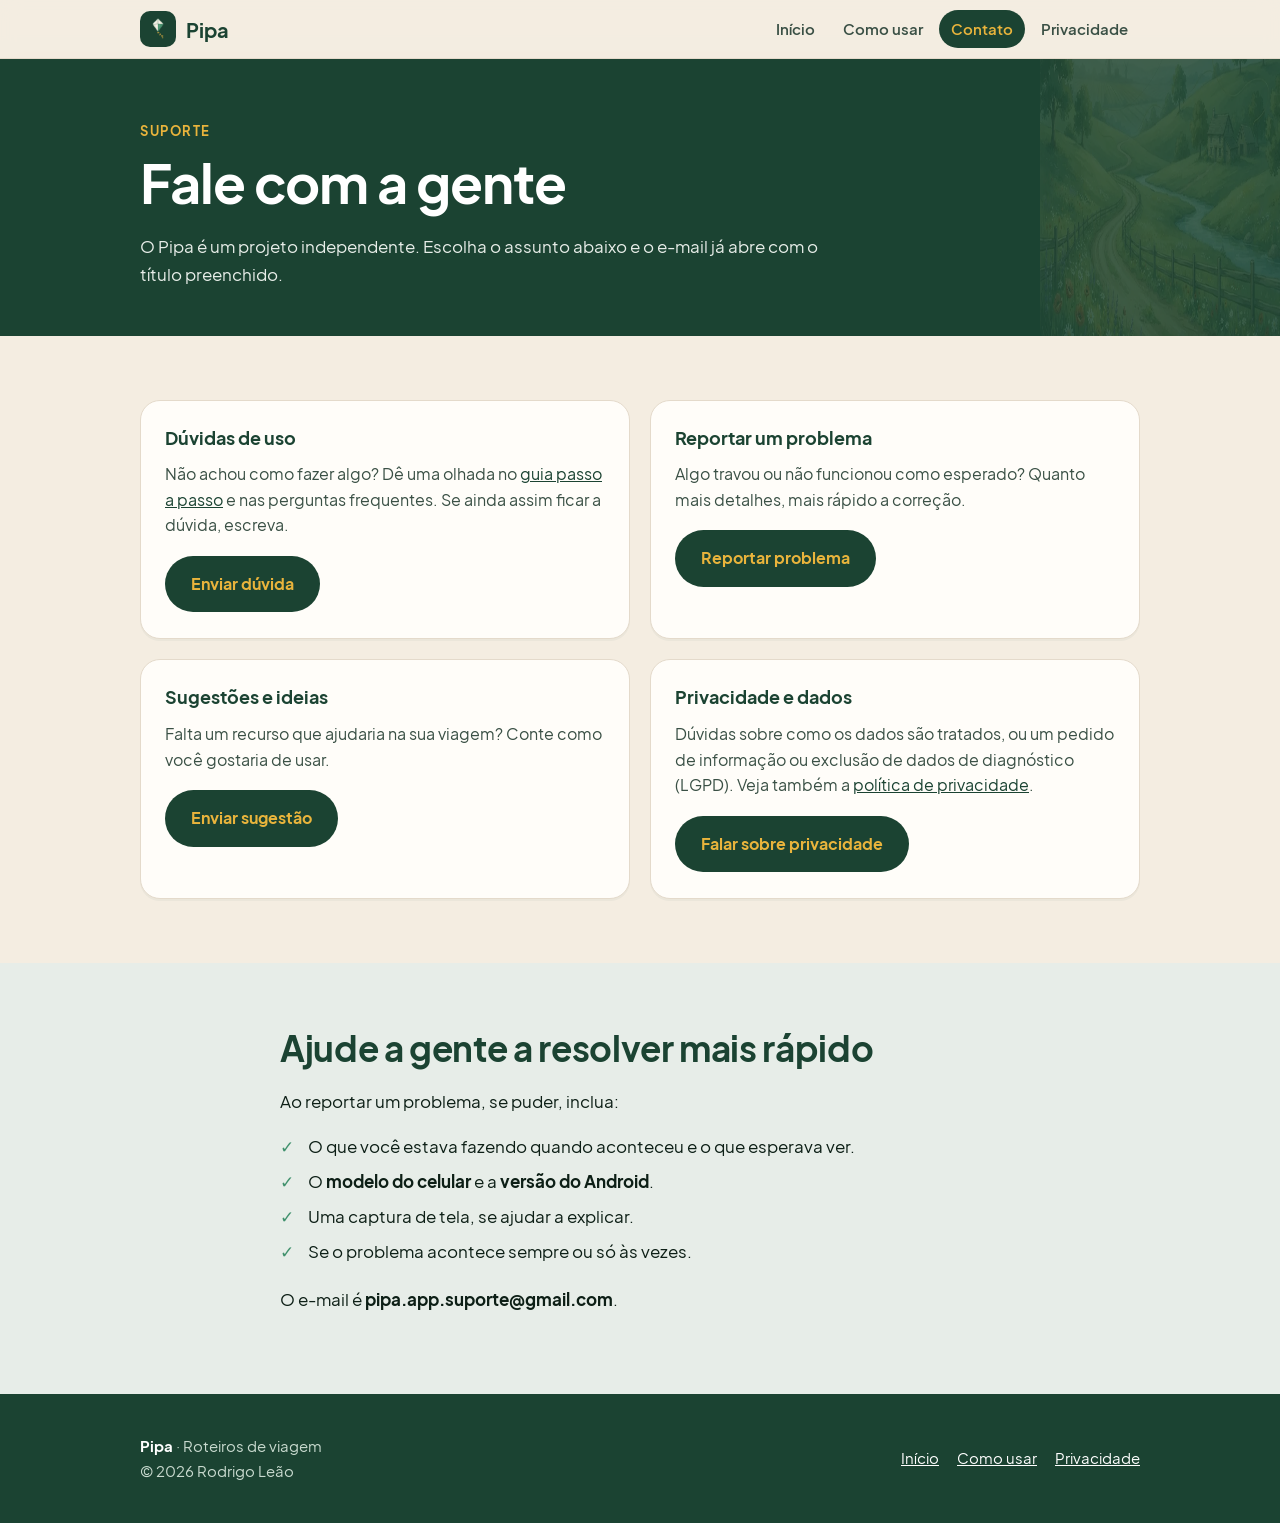
<file: docs/contato/index.html>
<!DOCTYPE html>
<html lang="pt-BR">
<head>
<meta charset="utf-8">
<meta name="viewport" content="width=device-width, initial-scale=1">
<title>Contato e suporte — Pipa</title>
<meta name="description" content="Fale com a gente: dúvidas, sugestões, relato de problemas ou pedidos sobre privacidade e dados do Pipa.">
<meta name="theme-color" content="#1B4332">
<link rel="canonical" href="https://rodrigoleao111.github.io/rumo-app/contato/">
<link rel="icon" type="image/png" href="../assets/img/favicon.png">
<link rel="apple-touch-icon" href="../assets/img/apple-touch-icon.png">
<meta property="og:type" content="website">
<meta property="og:title" content="Contato e suporte — Pipa">
<meta property="og:description" content="Dúvidas, sugestões ou problemas com o Pipa? Escreva para a gente.">
<meta property="og:image" content="https://rodrigoleao111.github.io/rumo-app/assets/img/og.jpg">
<link rel="stylesheet" href="../assets/site.css">
</head>
<body>

<header class="site-header">
  <div class="wrap">
    <a class="brand" href="../"><img src="../assets/img/icon-192.png" alt="" width="36" height="36"><span>Pipa</span></a>
    <nav class="nav" aria-label="Principal">
      <a href="../">Início</a>
      <a href="../como-usar/">Como usar</a>
      <a href="./" aria-current="page">Contato</a>
      <a href="../privacy/">Privacidade</a>
    </nav>
  </div>
</header>

<main>
  <section class="page-hero">
    <img class="deco" src="../assets/img/cover_campo.webp" alt="" width="800" height="446">
    <div class="wrap">
      <span class="eyebrow" style="color:var(--amber)">Suporte</span>
      <h1>Fale com a gente</h1>
      <p>O Pipa é um projeto independente. Escolha o assunto abaixo e o e-mail já abre com o título preenchido.</p>
    </div>
  </section>

  <section>
    <div class="wrap">
      <div class="grid grid-2">
        <article class="card contact-card">
          <h3>Dúvidas de uso</h3>
          <p>Não achou como fazer algo? Dê uma olhada no <a href="../como-usar/">guia passo a passo</a> e nas perguntas frequentes. Se ainda assim ficar a dúvida, escreva.</p>
          <a class="btn btn-primary" href="mailto:pipa.app.suporte@gmail.com?subject=Pipa%20-%20D%C3%BAvida">Enviar dúvida</a>
        </article>
        <article class="card contact-card">
          <h3>Reportar um problema</h3>
          <p>Algo travou ou não funcionou como esperado? Quanto mais detalhes, mais rápido a correção.</p>
          <a class="btn btn-primary" href="mailto:pipa.app.suporte@gmail.com?subject=Pipa%20-%20Problema&amp;body=O%20que%20aconteceu%3A%0A%0AO%20que%20eu%20esperava%3A%0A%0APassos%20para%20repetir%3A%0A%0AModelo%20do%20celular%3A%0AVers%C3%A3o%20do%20Android%3A">Reportar problema</a>
        </article>
        <article class="card contact-card">
          <h3>Sugestões e ideias</h3>
          <p>Falta um recurso que ajudaria na sua viagem? Conte como você gostaria de usar.</p>
          <a class="btn btn-primary" href="mailto:pipa.app.suporte@gmail.com?subject=Pipa%20-%20Sugest%C3%A3o">Enviar sugestão</a>
        </article>
        <article class="card contact-card">
          <h3>Privacidade e dados</h3>
          <p>Dúvidas sobre como os dados são tratados, ou um pedido de informação ou exclusão de dados de diagnóstico (LGPD). Veja também a <a href="../privacy/">política de privacidade</a>.</p>
          <a class="btn btn-primary" href="mailto:pipa.app.suporte@gmail.com?subject=Pipa%20-%20Privacidade">Falar sobre privacidade</a>
        </article>
      </div>
    </div>
  </section>

  <section class="band">
    <div class="wrap narrow">
      <h2>Ajude a gente a resolver mais rápido</h2>
      <p>Ao reportar um problema, se puder, inclua:</p>
      <ul class="check">
        <li>O que você estava fazendo quando aconteceu e o que esperava ver.</li>
        <li>O <b>modelo do celular</b> e a <b>versão do Android</b>.</li>
        <li>Uma captura de tela, se ajudar a explicar.</li>
        <li>Se o problema acontece sempre ou só às vezes.</li>
      </ul>
      <p style="margin-top:1.2em">O e-mail é <b>pipa.app.suporte@gmail.com</b>.</p>
    </div>
  </section>
</main>

<footer class="site-footer">
  <div class="wrap">
    <div><b>Pipa</b> · Roteiros de viagem<br>© 2026 Rodrigo Leão</div>
    <div class="links">
      <a href="../">Início</a>
      <a href="../como-usar/">Como usar</a>
      <a href="../privacy/">Privacidade</a>
    </div>
  </div>
</footer>

</body>
</html>
</file>
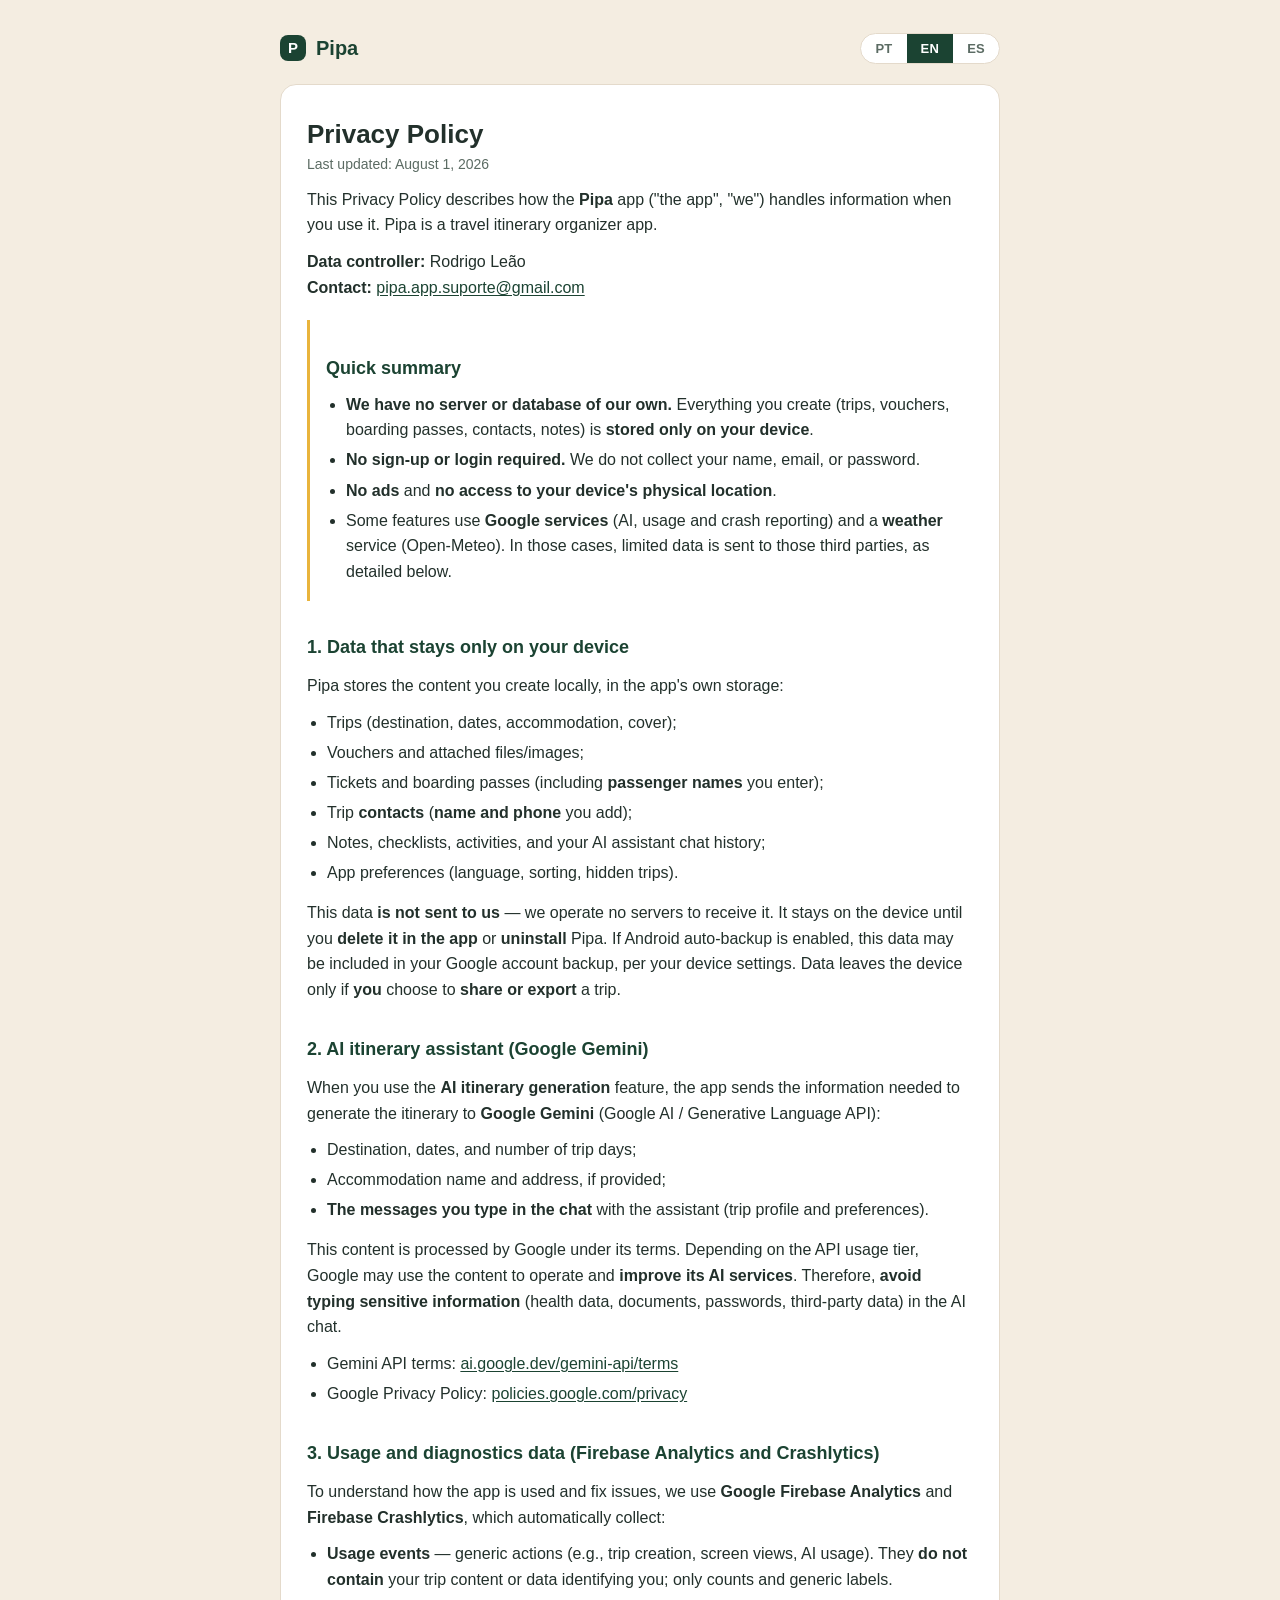
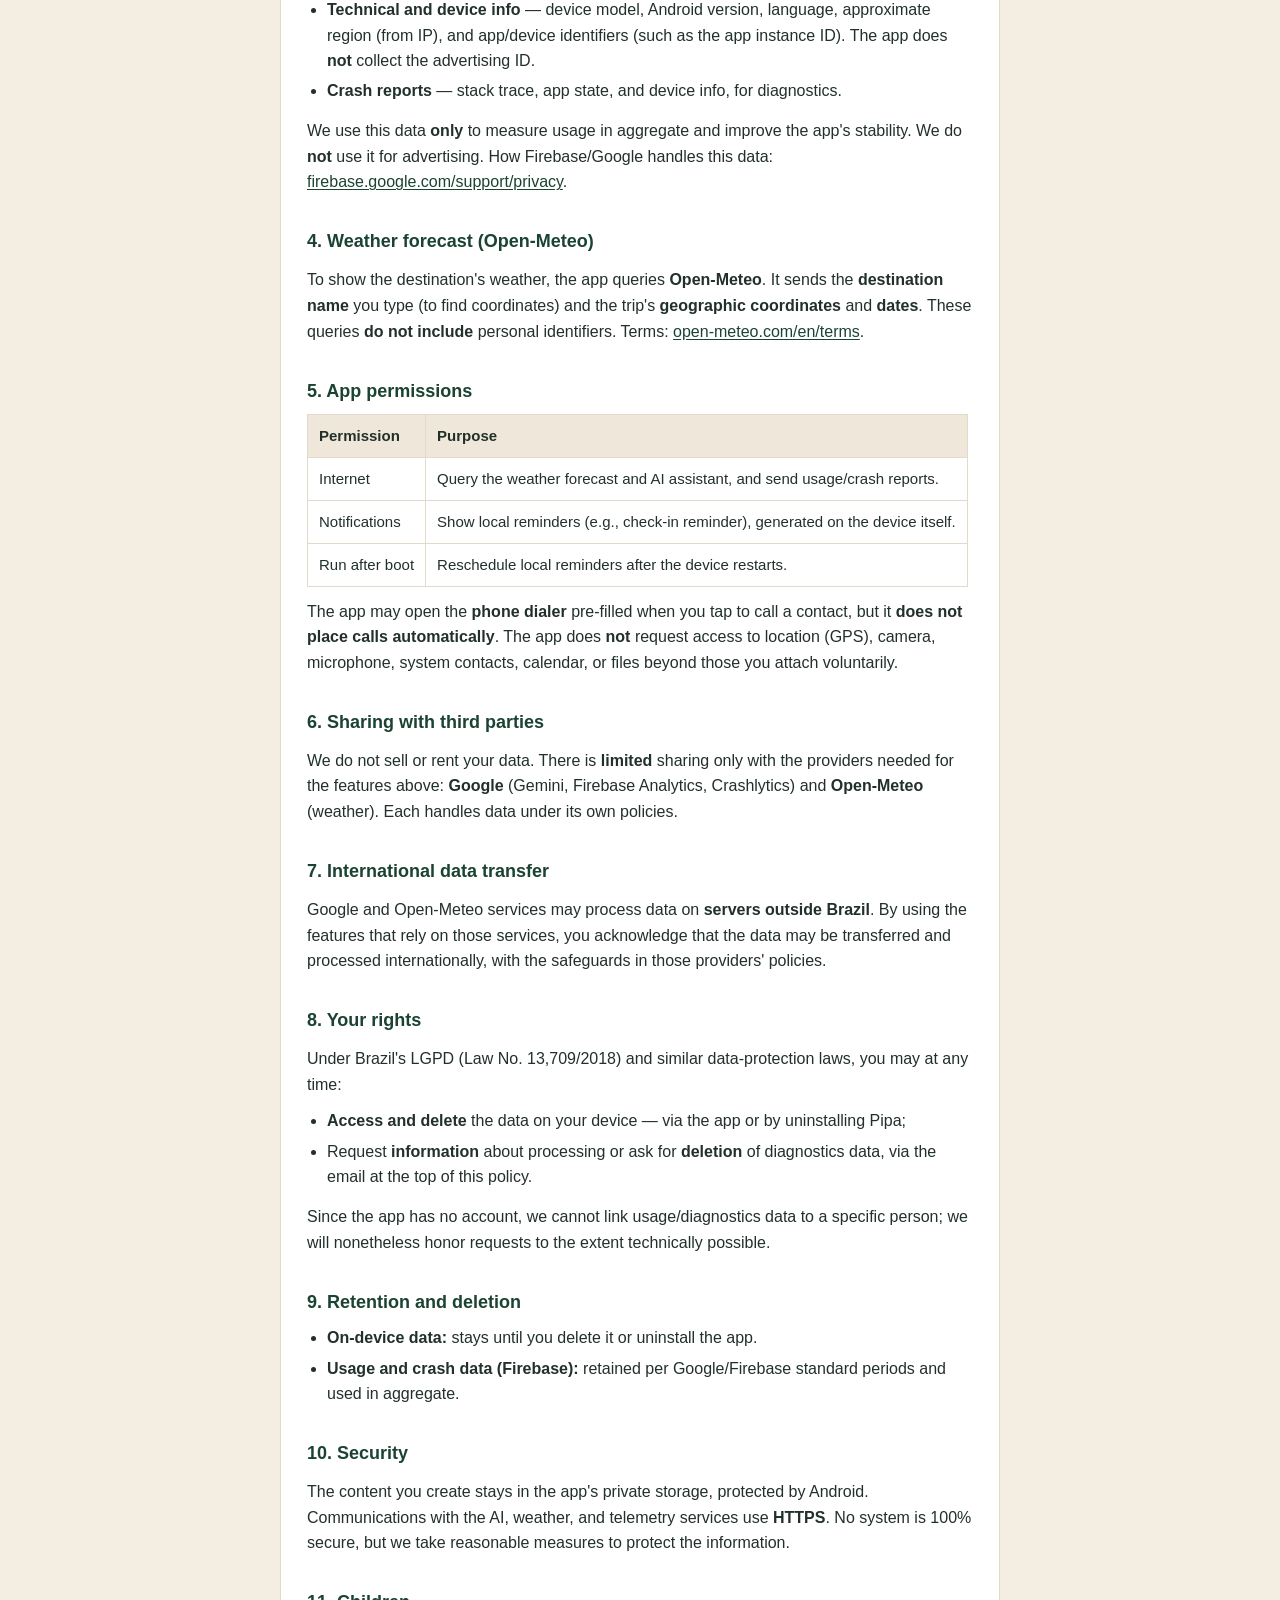
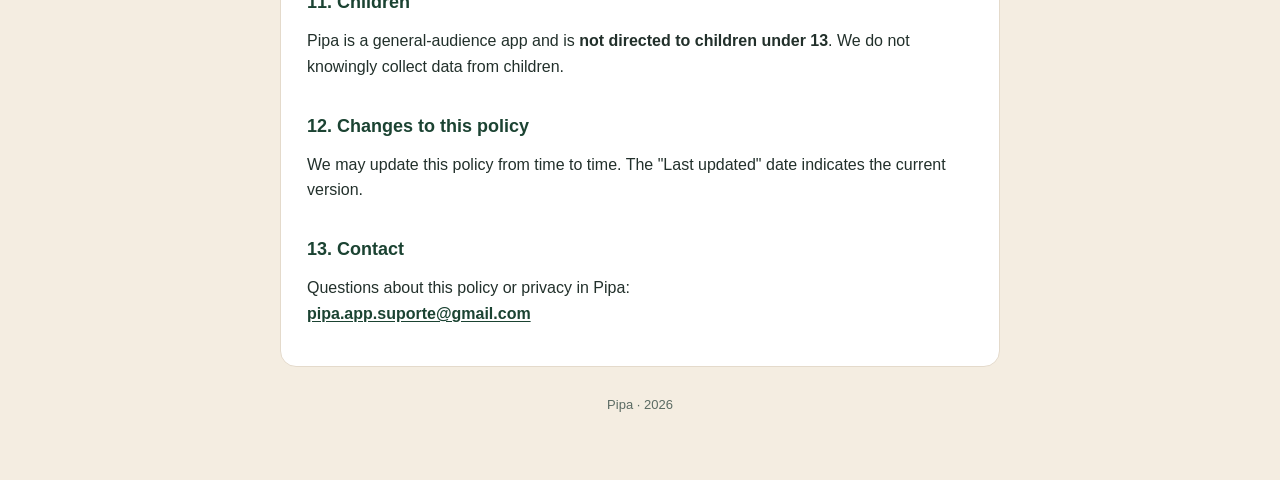
<file: docs/privacy/index.html>
<!DOCTYPE html>
<html lang="pt-BR">
<head>
<meta charset="utf-8">
<meta name="viewport" content="width=device-width, initial-scale=1">
<meta name="robots" content="index, follow">
<title>Política de Privacidade — Pipa</title>
<style>
  :root{
    --sand:#F4EDE1; --surface:#FFFFFF; --ink:#22302B; --muted:#5B6B63;
    --moss:#1B4332; --amber:#E9B43C; --line:#E4DACb; --line2:#EFE8DA;
  }
  @media (prefers-color-scheme: dark){
    :root{
      --sand:#141915; --surface:#1C231E; --ink:#E9EFEA; --muted:#A9B7AE;
      --moss:#8FBF9F; --amber:#E9B43C; --line:#2B3630; --line2:#232B26;
    }
  }
  *{box-sizing:border-box}
  html{-webkit-text-size-adjust:100%}
  body{
    margin:0; background:var(--sand); color:var(--ink);
    font-family:-apple-system,BlinkMacSystemFont,"Segoe UI",Roboto,"Helvetica Neue",Arial,sans-serif;
    line-height:1.6; font-size:16px;
  }
  .wrap{max-width:760px; margin:0 auto; padding:32px 20px 64px}
  header.top{display:flex; align-items:center; justify-content:space-between; gap:16px; flex-wrap:wrap; margin-bottom:8px}
  .brand{display:flex; align-items:center; gap:10px; font-weight:700; color:var(--moss); font-size:20px}
  .brand .dot{width:26px;height:26px;border-radius:8px;background:var(--moss);display:inline-flex;align-items:center;justify-content:center;color:#fff;font-size:15px}
  .switch{display:inline-flex; border:1px solid var(--line); border-radius:999px; overflow:hidden; background:var(--surface)}
  .switch button{
    appearance:none;border:0;background:transparent;color:var(--muted);
    padding:7px 14px;font-size:13px;font-weight:600;cursor:pointer;letter-spacing:.02em
  }
  .switch button[aria-pressed="true"]{background:var(--moss);color:#fff}
  .card{background:var(--surface); border:1px solid var(--line); border-radius:16px; padding:28px 26px; margin-top:20px}
  h1{font-size:26px; line-height:1.25; margin:.2em 0 .1em; color:var(--ink)}
  h2{font-size:18px; margin:1.8em 0 .5em; color:var(--moss)}
  .updated{color:var(--muted); font-size:14px; margin-top:0}
  p{margin:.7em 0}
  ul{margin:.5em 0 .9em; padding-left:1.25em}
  li{margin:.28em 0}
  a{color:var(--moss); text-decoration:underline; text-underline-offset:2px; word-break:break-word}
  code, .ph{background:var(--line2); padding:1px 6px; border-radius:6px; font-size:.92em}
  .tldr{border-left:3px solid var(--amber); padding:2px 0 2px 16px; margin:1.2em 0}
  table{width:100%; border-collapse:collapse; margin:.6em 0; font-size:15px; display:block; overflow-x:auto}
  th,td{border:1px solid var(--line); padding:9px 11px; text-align:left; vertical-align:top}
  th{background:var(--line2); font-weight:700}
  hr{border:0;border-top:1px solid var(--line); margin:1.6em 0}
  .lang{display:none}
  .lang.active{display:block}
  footer.foot{color:var(--muted); font-size:13px; text-align:center; margin-top:28px}
</style>
</head>
<body>
<div class="wrap">

  <header class="top">
    <div class="brand"><span class="dot">P</span> Pipa</div>
    <div class="switch" role="group" aria-label="Idioma / Language / Idioma">
      <button data-lang="pt" aria-pressed="true">PT</button>
      <button data-lang="en" aria-pressed="false">EN</button>
      <button data-lang="es" aria-pressed="false">ES</button>
    </div>
  </header>

  <!-- ═══════════════════ PORTUGUÊS ═══════════════════ -->
  <section class="lang active" id="pt" lang="pt-BR">
    <div class="card">
      <h1>Política de Privacidade</h1>
      <p class="updated">Última atualização: 1 de agosto de 2026</p>
      <p>Esta Política de Privacidade descreve como o aplicativo <strong>Pipa</strong> ("app", "nós")
      trata informações quando você o utiliza. O Pipa é um app de organização de roteiros de viagem.</p>
      <p><strong>Responsável pelo tratamento (controlador):</strong> Rodrigo Leão<br>
      <strong>Contato:</strong> <a href="mailto:pipa.app.suporte@gmail.com">pipa.app.suporte@gmail.com</a></p>

      <div class="tldr">
        <h2>Resumo rápido</h2>
        <ul>
          <li><strong>Não temos servidor nem banco de dados próprio.</strong> Tudo o que você cria (viagens, vouchers, passagens, contatos, notas) fica <strong>armazenado apenas no seu aparelho</strong>.</li>
          <li><strong>Não exigimos cadastro nem login.</strong> Não coletamos seu nome, e-mail ou senha.</li>
          <li><strong>Não exibimos anúncios</strong> e <strong>não acessamos a localização física</strong> do aparelho.</li>
          <li>Alguns recursos usam <strong>serviços do Google</strong> (IA, relatórios de uso e de falhas) e um serviço de <strong>previsão do tempo</strong> (Open-Meteo). Nesses casos, dados limitados são enviados a esses terceiros, conforme detalhado abaixo.</li>
        </ul>
      </div>

      <h2>1. Dados que ficam apenas no seu aparelho</h2>
      <p>O Pipa guarda localmente, no armazenamento do próprio app, os conteúdos que você cria:</p>
      <ul>
        <li>Viagens (destino, datas, hospedagem, capa);</li>
        <li>Vouchers e arquivos/imagens anexados;</li>
        <li>Passagens e cartões de embarque (incluindo <strong>nomes de passageiros</strong> que você inserir);</li>
        <li><strong>Contatos</strong> da viagem (<strong>nome e telefone</strong> que você cadastrar);</li>
        <li>Notas, checklists, atividades e o histórico das suas conversas com o assistente de IA;</li>
        <li>Preferências do app (idioma, ordenação, ocultação de viagens).</li>
      </ul>
      <p>Esses dados <strong>não são enviados para nós</strong> — não operamos servidores que os recebam. Eles
      permanecem no aparelho até você <strong>excluí-los no app</strong> ou <strong>desinstalar</strong> o Pipa. Se o
      backup automático do Android estiver ativo, esses dados podem ser incluídos no backup da sua conta Google,
      conforme as configurações do seu dispositivo. Os dados só saem do aparelho se <strong>você</strong> escolher
      <strong>compartilhar ou exportar</strong> uma viagem.</p>

      <h2>2. Assistente de roteiro por IA (Google Gemini)</h2>
      <p>Quando você usa o recurso de <strong>geração de roteiro por IA</strong>, o app envia ao serviço
      <strong>Google Gemini</strong> (API Google AI / Generative Language API) as informações necessárias para
      gerar o roteiro:</p>
      <ul>
        <li>Destino, datas e número de dias da viagem;</li>
        <li>Nome e endereço da hospedagem, se você tiver informado;</li>
        <li><strong>As mensagens que você digita no chat</strong> com o assistente (perfil e preferências da viagem).</li>
      </ul>
      <p>Esse conteúdo é processado pelo Google conforme seus termos. Dependendo do plano de uso da API, o Google
      pode utilizar o conteúdo para operar e <strong>melhorar seus serviços de IA</strong>. Por isso,
      <strong>evite digitar informações sensíveis</strong> (dados de saúde, documentos, senhas, dados de terceiros)
      no chat com a IA.</p>
      <ul>
        <li>Termos da API Gemini: <a href="https://ai.google.dev/gemini-api/terms">ai.google.dev/gemini-api/terms</a></li>
        <li>Política de Privacidade do Google: <a href="https://policies.google.com/privacy">policies.google.com/privacy</a></li>
      </ul>

      <h2>3. Dados de uso e de diagnóstico (Firebase Analytics e Crashlytics)</h2>
      <p>Para entender como o app é usado e corrigir falhas, utilizamos <strong>Google Firebase Analytics</strong> e
      <strong>Firebase Crashlytics</strong>, que coletam automaticamente:</p>
      <ul>
        <li><strong>Eventos de uso</strong> — ações genéricas (ex.: criação de viagem, visualização de tela, uso da IA). <strong>Não contêm</strong> o conteúdo das suas viagens nem dados que identifiquem você; são apenas contagens e rótulos genéricos.</li>
        <li><strong>Informações técnicas e do dispositivo</strong> — modelo, versão do Android, idioma, região aproximada (via IP) e identificadores do app/dispositivo (como o ID de instância do app). O app <strong>não</strong> coleta o ID de publicidade (Advertising ID).</li>
        <li><strong>Relatórios de falha</strong> — rastro de pilha, estado do app e informações do dispositivo, para diagnóstico.</li>
      </ul>
      <p>Usamos esses dados <strong>apenas</strong> para medir o uso de forma agregada e melhorar a estabilidade do
      app. <strong>Não</strong> os usamos para publicidade. Como o Firebase/Google trata esses dados:
      <a href="https://firebase.google.com/support/privacy">firebase.google.com/support/privacy</a>.</p>

      <h2>4. Previsão do tempo (Open-Meteo)</h2>
      <p>Para mostrar a previsão do tempo do destino, o app consulta o serviço <strong>Open-Meteo</strong>. São
      enviados: o <strong>nome do destino</strong> que você digita (para localizar as coordenadas) e as
      <strong>coordenadas geográficas</strong> e <strong>datas</strong> da viagem. Essas consultas
      <strong>não incluem</strong> identificadores pessoais.
      Termos: <a href="https://open-meteo.com/en/terms">open-meteo.com/en/terms</a>.</p>

      <h2>5. Permissões do aplicativo</h2>
      <table>
        <tr><th>Permissão</th><th>Para quê</th></tr>
        <tr><td>Internet</td><td>Consultar a previsão do tempo, o assistente de IA e enviar relatórios de uso/falha.</td></tr>
        <tr><td>Notificações</td><td>Exibir lembretes locais (ex.: lembrete de check-in), gerados no próprio aparelho.</td></tr>
        <tr><td>Executar após inicializar</td><td>Reagendar os lembretes locais após reiniciar o aparelho.</td></tr>
      </table>
      <p>O app pode abrir o <strong>discador</strong> já preenchido quando você toca para ligar a um contato, mas
      <strong>não realiza chamadas automaticamente</strong>. O app <strong>não</strong> solicita acesso a localização
      (GPS), câmera, microfone, contatos do sistema, agenda ou arquivos além dos que você anexa voluntariamente.</p>

      <h2>6. Compartilhamento com terceiros</h2>
      <p>Não vendemos nem alugamos seus dados. Há compartilhamento <strong>limitado</strong> apenas com os prestadores
      necessários aos recursos acima: <strong>Google</strong> (Gemini, Firebase Analytics, Crashlytics) e
      <strong>Open-Meteo</strong> (clima). Cada um trata os dados conforme suas próprias políticas.</p>

      <h2>7. Transferência internacional de dados</h2>
      <p>Os serviços do Google e do Open-Meteo podem processar dados em <strong>servidores fora do Brasil</strong>. Ao
      usar os recursos que dependem desses serviços, você reconhece que os dados podem ser transferidos e processados
      internacionalmente, com as salvaguardas das políticas desses provedores.</p>

      <h2>8. Seus direitos (LGPD)</h2>
      <p>Conforme a Lei Geral de Proteção de Dados (Lei nº 13.709/2018), você pode a qualquer momento:</p>
      <ul>
        <li><strong>Acessar e excluir</strong> os dados que ficam no aparelho — pelo próprio app ou desinstalando o Pipa;</li>
        <li>Solicitar <strong>informações</strong> sobre o tratamento ou pedir a <strong>exclusão</strong> de dados de diagnóstico, pelo e-mail no topo desta política.</li>
      </ul>
      <p>Como o app não possui cadastro, não conseguimos vincular os dados de uso/diagnóstico a uma pessoa específica;
      ainda assim, atenderemos os pedidos na medida do tecnicamente possível.</p>

      <h2>9. Retenção e exclusão</h2>
      <ul>
        <li><strong>Dados no aparelho:</strong> permanecem até você excluí-los ou desinstalar o app.</li>
        <li><strong>Dados de uso e de falhas (Firebase):</strong> retidos pelos prazos padrão da plataforma Google/Firebase e usados de forma agregada.</li>
      </ul>

      <h2>10. Segurança</h2>
      <p>Os dados que você cria ficam no armazenamento privado do app, protegido pelo Android. As comunicações com os
      serviços de IA, clima e telemetria usam conexões <strong>HTTPS</strong>. Nenhum sistema é 100% seguro, mas
      adotamos medidas razoáveis para proteger as informações.</p>

      <h2>11. Crianças</h2>
      <p>O Pipa é um app de público geral e <strong>não é direcionado a menores de 13 anos</strong>. Não coletamos
      intencionalmente dados de crianças.</p>

      <h2>12. Alterações nesta política</h2>
      <p>Podemos atualizar esta política periodicamente. A data de "Última atualização" indica a versão vigente.</p>

      <h2>13. Contato</h2>
      <p>Dúvidas sobre esta política ou sobre privacidade no Pipa:<br>
      <strong><a href="mailto:pipa.app.suporte@gmail.com">pipa.app.suporte@gmail.com</a></strong></p>
    </div>
  </section>

  <!-- ═══════════════════ ENGLISH ═══════════════════ -->
  <section class="lang" id="en" lang="en">
    <div class="card">
      <h1>Privacy Policy</h1>
      <p class="updated">Last updated: August 1, 2026</p>
      <p>This Privacy Policy describes how the <strong>Pipa</strong> app ("the app", "we") handles information when
      you use it. Pipa is a travel itinerary organizer app.</p>
      <p><strong>Data controller:</strong> Rodrigo Leão<br>
      <strong>Contact:</strong> <a href="mailto:pipa.app.suporte@gmail.com">pipa.app.suporte@gmail.com</a></p>

      <div class="tldr">
        <h2>Quick summary</h2>
        <ul>
          <li><strong>We have no server or database of our own.</strong> Everything you create (trips, vouchers, boarding passes, contacts, notes) is <strong>stored only on your device</strong>.</li>
          <li><strong>No sign-up or login required.</strong> We do not collect your name, email, or password.</li>
          <li><strong>No ads</strong> and <strong>no access to your device's physical location</strong>.</li>
          <li>Some features use <strong>Google services</strong> (AI, usage and crash reporting) and a <strong>weather</strong> service (Open-Meteo). In those cases, limited data is sent to those third parties, as detailed below.</li>
        </ul>
      </div>

      <h2>1. Data that stays only on your device</h2>
      <p>Pipa stores the content you create locally, in the app's own storage:</p>
      <ul>
        <li>Trips (destination, dates, accommodation, cover);</li>
        <li>Vouchers and attached files/images;</li>
        <li>Tickets and boarding passes (including <strong>passenger names</strong> you enter);</li>
        <li>Trip <strong>contacts</strong> (<strong>name and phone</strong> you add);</li>
        <li>Notes, checklists, activities, and your AI assistant chat history;</li>
        <li>App preferences (language, sorting, hidden trips).</li>
      </ul>
      <p>This data <strong>is not sent to us</strong> — we operate no servers to receive it. It stays on the device
      until you <strong>delete it in the app</strong> or <strong>uninstall</strong> Pipa. If Android auto-backup is
      enabled, this data may be included in your Google account backup, per your device settings. Data leaves the
      device only if <strong>you</strong> choose to <strong>share or export</strong> a trip.</p>

      <h2>2. AI itinerary assistant (Google Gemini)</h2>
      <p>When you use the <strong>AI itinerary generation</strong> feature, the app sends the information needed to
      generate the itinerary to <strong>Google Gemini</strong> (Google AI / Generative Language API):</p>
      <ul>
        <li>Destination, dates, and number of trip days;</li>
        <li>Accommodation name and address, if provided;</li>
        <li><strong>The messages you type in the chat</strong> with the assistant (trip profile and preferences).</li>
      </ul>
      <p>This content is processed by Google under its terms. Depending on the API usage tier, Google may use the
      content to operate and <strong>improve its AI services</strong>. Therefore, <strong>avoid typing sensitive
      information</strong> (health data, documents, passwords, third-party data) in the AI chat.</p>
      <ul>
        <li>Gemini API terms: <a href="https://ai.google.dev/gemini-api/terms">ai.google.dev/gemini-api/terms</a></li>
        <li>Google Privacy Policy: <a href="https://policies.google.com/privacy">policies.google.com/privacy</a></li>
      </ul>

      <h2>3. Usage and diagnostics data (Firebase Analytics and Crashlytics)</h2>
      <p>To understand how the app is used and fix issues, we use <strong>Google Firebase Analytics</strong> and
      <strong>Firebase Crashlytics</strong>, which automatically collect:</p>
      <ul>
        <li><strong>Usage events</strong> — generic actions (e.g., trip creation, screen views, AI usage). They <strong>do not contain</strong> your trip content or data identifying you; only counts and generic labels.</li>
        <li><strong>Technical and device info</strong> — device model, Android version, language, approximate region (from IP), and app/device identifiers (such as the app instance ID). The app does <strong>not</strong> collect the advertising ID.</li>
        <li><strong>Crash reports</strong> — stack trace, app state, and device info, for diagnostics.</li>
      </ul>
      <p>We use this data <strong>only</strong> to measure usage in aggregate and improve the app's stability.
      We do <strong>not</strong> use it for advertising. How Firebase/Google handles this data:
      <a href="https://firebase.google.com/support/privacy">firebase.google.com/support/privacy</a>.</p>

      <h2>4. Weather forecast (Open-Meteo)</h2>
      <p>To show the destination's weather, the app queries <strong>Open-Meteo</strong>. It sends the
      <strong>destination name</strong> you type (to find coordinates) and the trip's <strong>geographic
      coordinates</strong> and <strong>dates</strong>. These queries <strong>do not include</strong> personal
      identifiers. Terms: <a href="https://open-meteo.com/en/terms">open-meteo.com/en/terms</a>.</p>

      <h2>5. App permissions</h2>
      <table>
        <tr><th>Permission</th><th>Purpose</th></tr>
        <tr><td>Internet</td><td>Query the weather forecast and AI assistant, and send usage/crash reports.</td></tr>
        <tr><td>Notifications</td><td>Show local reminders (e.g., check-in reminder), generated on the device itself.</td></tr>
        <tr><td>Run after boot</td><td>Reschedule local reminders after the device restarts.</td></tr>
      </table>
      <p>The app may open the <strong>phone dialer</strong> pre-filled when you tap to call a contact, but it
      <strong>does not place calls automatically</strong>. The app does <strong>not</strong> request access to location
      (GPS), camera, microphone, system contacts, calendar, or files beyond those you attach voluntarily.</p>

      <h2>6. Sharing with third parties</h2>
      <p>We do not sell or rent your data. There is <strong>limited</strong> sharing only with the providers needed for
      the features above: <strong>Google</strong> (Gemini, Firebase Analytics, Crashlytics) and <strong>Open-Meteo</strong>
      (weather). Each handles data under its own policies.</p>

      <h2>7. International data transfer</h2>
      <p>Google and Open-Meteo services may process data on <strong>servers outside Brazil</strong>. By using the
      features that rely on those services, you acknowledge that the data may be transferred and processed
      internationally, with the safeguards in those providers' policies.</p>

      <h2>8. Your rights</h2>
      <p>Under Brazil's LGPD (Law No. 13,709/2018) and similar data-protection laws, you may at any time:</p>
      <ul>
        <li><strong>Access and delete</strong> the data on your device — via the app or by uninstalling Pipa;</li>
        <li>Request <strong>information</strong> about processing or ask for <strong>deletion</strong> of diagnostics data, via the email at the top of this policy.</li>
      </ul>
      <p>Since the app has no account, we cannot link usage/diagnostics data to a specific person; we will nonetheless
      honor requests to the extent technically possible.</p>

      <h2>9. Retention and deletion</h2>
      <ul>
        <li><strong>On-device data:</strong> stays until you delete it or uninstall the app.</li>
        <li><strong>Usage and crash data (Firebase):</strong> retained per Google/Firebase standard periods and used in aggregate.</li>
      </ul>

      <h2>10. Security</h2>
      <p>The content you create stays in the app's private storage, protected by Android. Communications with the AI,
      weather, and telemetry services use <strong>HTTPS</strong>. No system is 100% secure, but we take reasonable
      measures to protect the information.</p>

      <h2>11. Children</h2>
      <p>Pipa is a general-audience app and is <strong>not directed to children under 13</strong>. We do not knowingly
      collect data from children.</p>

      <h2>12. Changes to this policy</h2>
      <p>We may update this policy from time to time. The "Last updated" date indicates the current version.</p>

      <h2>13. Contact</h2>
      <p>Questions about this policy or privacy in Pipa:<br>
      <strong><a href="mailto:pipa.app.suporte@gmail.com">pipa.app.suporte@gmail.com</a></strong></p>
    </div>
  </section>

  <!-- ═══════════════════ ESPAÑOL ═══════════════════ -->
  <section class="lang" id="es" lang="es">
    <div class="card">
      <h1>Política de Privacidad</h1>
      <p class="updated">Última actualización: 1 de agosto de 2026</p>
      <p>Esta Política de Privacidad describe cómo la aplicación <strong>Pipa</strong> ("la app", "nosotros") trata la
      información cuando la utilizas. Pipa es una app para organizar itinerarios de viaje.</p>
      <p><strong>Responsable del tratamiento:</strong> Rodrigo Leão<br>
      <strong>Contacto:</strong> <a href="mailto:pipa.app.suporte@gmail.com">pipa.app.suporte@gmail.com</a></p>

      <div class="tldr">
        <h2>Resumen rápido</h2>
        <ul>
          <li><strong>No tenemos servidor ni base de datos propios.</strong> Todo lo que creas (viajes, vouchers, tarjetas de embarque, contactos, notas) se <strong>almacena solo en tu dispositivo</strong>.</li>
          <li><strong>No requiere registro ni inicio de sesión.</strong> No recopilamos tu nombre, correo ni contraseña.</li>
          <li><strong>Sin anuncios</strong> y <strong>sin acceso a la ubicación física</strong> del dispositivo.</li>
          <li>Algunas funciones usan <strong>servicios de Google</strong> (IA, informes de uso y de fallos) y un servicio de <strong>pronóstico del tiempo</strong> (Open-Meteo). En esos casos se envían datos limitados a esos terceros, como se detalla abajo.</li>
        </ul>
      </div>

      <h2>1. Datos que permanecen solo en tu dispositivo</h2>
      <p>Pipa guarda localmente, en el almacenamiento de la propia app, el contenido que creas:</p>
      <ul>
        <li>Viajes (destino, fechas, alojamiento, portada);</li>
        <li>Vouchers y archivos/imágenes adjuntos;</li>
        <li>Boletos y tarjetas de embarque (incluidos los <strong>nombres de pasajeros</strong> que ingreses);</li>
        <li><strong>Contactos</strong> del viaje (<strong>nombre y teléfono</strong> que agregues);</li>
        <li>Notas, listas, actividades y el historial de tus conversaciones con el asistente de IA;</li>
        <li>Preferencias de la app (idioma, orden, viajes ocultos).</li>
      </ul>
      <p>Estos datos <strong>no se nos envían</strong> — no operamos servidores que los reciban. Permanecen en el
      dispositivo hasta que los <strong>elimines en la app</strong> o <strong>desinstales</strong> Pipa. Si la copia de
      seguridad automática de Android está activa, estos datos pueden incluirse en la copia de tu cuenta de Google,
      según la configuración de tu dispositivo. Los datos solo salen del dispositivo si <strong>tú</strong> eliges
      <strong>compartir o exportar</strong> un viaje.</p>

      <h2>2. Asistente de itinerario con IA (Google Gemini)</h2>
      <p>Cuando usas la función de <strong>generación de itinerario con IA</strong>, la app envía a
      <strong>Google Gemini</strong> (Google AI / Generative Language API) la información necesaria para generar el
      itinerario:</p>
      <ul>
        <li>Destino, fechas y número de días del viaje;</li>
        <li>Nombre y dirección del alojamiento, si los indicaste;</li>
        <li><strong>Los mensajes que escribes en el chat</strong> con el asistente (perfil y preferencias del viaje).</li>
      </ul>
      <p>Google procesa ese contenido conforme a sus términos. Según el plan de uso de la API, Google puede utilizar el
      contenido para operar y <strong>mejorar sus servicios de IA</strong>. Por eso, <strong>evita escribir información
      sensible</strong> (datos de salud, documentos, contraseñas, datos de terceros) en el chat con la IA.</p>
      <ul>
        <li>Términos de la API Gemini: <a href="https://ai.google.dev/gemini-api/terms">ai.google.dev/gemini-api/terms</a></li>
        <li>Política de Privacidad de Google: <a href="https://policies.google.com/privacy">policies.google.com/privacy</a></li>
      </ul>

      <h2>3. Datos de uso y diagnóstico (Firebase Analytics y Crashlytics)</h2>
      <p>Para entender cómo se usa la app y corregir fallos, usamos <strong>Google Firebase Analytics</strong> y
      <strong>Firebase Crashlytics</strong>, que recopilan automáticamente:</p>
      <ul>
        <li><strong>Eventos de uso</strong> — acciones genéricas (p. ej., creación de viaje, vistas de pantalla, uso de la IA). <strong>No contienen</strong> el contenido de tus viajes ni datos que te identifiquen; solo recuentos y etiquetas genéricas.</li>
        <li><strong>Información técnica y del dispositivo</strong> — modelo, versión de Android, idioma, región aproximada (por IP) e identificadores de la app/dispositivo (como el ID de instancia de la app). La app <strong>no</strong> recopila el ID de publicidad (Advertising ID).</li>
        <li><strong>Informes de fallos</strong> — traza de la pila, estado de la app e información del dispositivo, para diagnóstico.</li>
      </ul>
      <p>Usamos estos datos <strong>solo</strong> para medir el uso de forma agregada y mejorar la estabilidad.
      <strong>No</strong> los usamos para publicidad. Cómo trata Firebase/Google estos datos:
      <a href="https://firebase.google.com/support/privacy">firebase.google.com/support/privacy</a>.</p>

      <h2>4. Pronóstico del tiempo (Open-Meteo)</h2>
      <p>Para mostrar el clima del destino, la app consulta <strong>Open-Meteo</strong>. Envía el <strong>nombre del
      destino</strong> que escribes (para localizar las coordenadas) y las <strong>coordenadas geográficas</strong> y
      <strong>fechas</strong> del viaje. Estas consultas <strong>no incluyen</strong> identificadores personales.
      Términos: <a href="https://open-meteo.com/en/terms">open-meteo.com/en/terms</a>.</p>

      <h2>5. Permisos de la aplicación</h2>
      <table>
        <tr><th>Permiso</th><th>Para qué</th></tr>
        <tr><td>Internet</td><td>Consultar el pronóstico del tiempo y el asistente de IA, y enviar informes de uso/fallos.</td></tr>
        <tr><td>Notificaciones</td><td>Mostrar recordatorios locales (p. ej., recordatorio de check-in), generados en el propio dispositivo.</td></tr>
        <tr><td>Ejecutar tras el arranque</td><td>Reprogramar los recordatorios locales tras reiniciar el dispositivo.</td></tr>
      </table>
      <p>La app puede abrir el <strong>marcador</strong> ya rellenado cuando tocas para llamar a un contacto, pero
      <strong>no realiza llamadas automáticamente</strong>. La app <strong>no</strong> solicita acceso a la ubicación
      (GPS), cámara, micrófono, contactos del sistema, calendario ni archivos más allá de los que adjuntas
      voluntariamente.</p>

      <h2>6. Compartir con terceros</h2>
      <p>No vendemos ni alquilamos tus datos. Solo hay un intercambio <strong>limitado</strong> con los proveedores
      necesarios para las funciones anteriores: <strong>Google</strong> (Gemini, Firebase Analytics, Crashlytics) y
      <strong>Open-Meteo</strong> (clima). Cada uno trata los datos conforme a sus propias políticas.</p>

      <h2>7. Transferencia internacional de datos</h2>
      <p>Los servicios de Google y Open-Meteo pueden procesar datos en <strong>servidores fuera de Brasil</strong>. Al
      usar las funciones que dependen de esos servicios, reconoces que los datos pueden transferirse y procesarse
      internacionalmente, con las salvaguardas de las políticas de esos proveedores.</p>

      <h2>8. Tus derechos</h2>
      <p>Conforme a la LGPD de Brasil (Ley n.º 13.709/2018) y leyes de protección de datos similares, puedes en
      cualquier momento:</p>
      <ul>
        <li><strong>Acceder y eliminar</strong> los datos de tu dispositivo — desde la app o desinstalando Pipa;</li>
        <li>Solicitar <strong>información</strong> sobre el tratamiento o pedir la <strong>eliminación</strong> de datos de diagnóstico, mediante el correo indicado arriba.</li>
      </ul>
      <p>Como la app no tiene registro, no podemos vincular los datos de uso/diagnóstico a una persona concreta; aun
      así, atenderemos las solicitudes en la medida técnicamente posible.</p>

      <h2>9. Conservación y eliminación</h2>
      <ul>
        <li><strong>Datos en el dispositivo:</strong> permanecen hasta que los elimines o desinstales la app.</li>
        <li><strong>Datos de uso y fallos (Firebase):</strong> se conservan según los plazos estándar de Google/Firebase y se usan de forma agregada.</li>
      </ul>

      <h2>10. Seguridad</h2>
      <p>El contenido que creas permanece en el almacenamiento privado de la app, protegido por Android. Las
      comunicaciones con los servicios de IA, clima y telemetría usan <strong>HTTPS</strong>. Ningún sistema es 100%
      seguro, pero adoptamos medidas razonables para proteger la información.</p>

      <h2>11. Menores</h2>
      <p>Pipa es una app para el público general y <strong>no está dirigida a menores de 13 años</strong>. No
      recopilamos intencionadamente datos de menores.</p>

      <h2>12. Cambios en esta política</h2>
      <p>Podemos actualizar esta política periódicamente. La fecha de "Última actualización" indica la versión vigente.</p>

      <h2>13. Contacto</h2>
      <p>Dudas sobre esta política o sobre la privacidad en Pipa:<br>
      <strong><a href="mailto:pipa.app.suporte@gmail.com">pipa.app.suporte@gmail.com</a></strong></p>
    </div>
  </section>

  <footer class="foot">Pipa · <span id="year">2026</span></footer>
</div>

<script>
  (function(){
    var buttons = document.querySelectorAll('.switch button');
    var sections = document.querySelectorAll('.lang');
    var htmlEl = document.documentElement;
    function show(lang){
      sections.forEach(function(s){ s.classList.toggle('active', s.id === lang); });
      buttons.forEach(function(b){ b.setAttribute('aria-pressed', String(b.dataset.lang === lang)); });
      htmlEl.setAttribute('lang', lang === 'pt' ? 'pt-BR' : lang);
      try { history.replaceState(null, '', '#' + lang); } catch(e){}
    }
    buttons.forEach(function(b){ b.addEventListener('click', function(){ show(b.dataset.lang); }); });
    // Idioma inicial: hash da URL > idioma do navegador > pt
    var fromHash = (location.hash || '').replace('#','');
    var nav = (navigator.language || 'pt').slice(0,2).toLowerCase();
    var initial = ['pt','en','es'].indexOf(fromHash) >= 0 ? fromHash
                : (nav === 'en' || nav === 'es') ? nav : 'pt';
    show(initial);
  })();
</script>
</body>
</html>
</file>
<file: docs/assets/site.css>
/* Pipa — site de apresentação. Tokens espelham app/ui/theme/Color.kt */
@font-face{font-family:"Plus Jakarta Sans";font-weight:400;font-style:normal;font-display:swap;src:url("fonts/plus_jakarta_sans_regular.ttf") format("truetype")}
@font-face{font-family:"Plus Jakarta Sans";font-weight:600;font-style:normal;font-display:swap;src:url("fonts/plus_jakarta_sans_semibold.ttf") format("truetype")}
@font-face{font-family:"Plus Jakarta Sans";font-weight:700;font-style:normal;font-display:swap;src:url("fonts/plus_jakarta_sans_bold.ttf") format("truetype")}

:root{
  --moss:#1B4332; --sage:#40916C; --lime:#A7C957;
  --sand:#F4EDE1; --cream:#FAF7F2; --surface:#FFFDF9; --forest:#E7EDE8;
  --amber:#E9B43C; --amber-light:#FDF3DD;
  --text:#0D1F16; --text2:#3A5045; --line:#E4DACB;
  --radius:20px; --shadow:0 10px 30px rgba(27,67,50,.12);
}
*{box-sizing:border-box}
html{-webkit-text-size-adjust:100%;scroll-behavior:smooth}
body{margin:0;background:var(--sand);color:var(--text);font-family:"Plus Jakarta Sans",system-ui,-apple-system,"Segoe UI",Roboto,sans-serif;font-size:17px;line-height:1.65}
img{max-width:100%;display:block}
a{color:var(--moss)}
h1,h2,h3{line-height:1.2;color:var(--moss);margin:0 0 .5em}
h1{font-size:clamp(2rem,6vw,3.4rem);font-weight:700;letter-spacing:-.02em}
h2{font-size:clamp(1.55rem,4vw,2.2rem);font-weight:700;letter-spacing:-.01em}
h3{font-size:1.15rem;font-weight:700}
p{margin:0 0 1em}
.wrap{max-width:1040px;margin:0 auto;padding:0 20px}
.narrow{max-width:760px}
.lead{font-size:1.15rem;color:var(--text2)}
.eyebrow{display:inline-block;font-size:.8rem;font-weight:700;letter-spacing:.12em;text-transform:uppercase;color:var(--sage);margin-bottom:.6em}
section{padding:64px 0}
.center{text-align:center}

/* topo */
.site-header{position:sticky;top:0;z-index:20;background:rgba(244,237,225,.92);backdrop-filter:blur(10px);-webkit-backdrop-filter:blur(10px);border-bottom:1px solid var(--line)}
.site-header .wrap{display:flex;align-items:center;justify-content:space-between;gap:12px;padding-top:10px;padding-bottom:10px}
.brand{display:flex;align-items:center;gap:10px;font-weight:700;font-size:1.25rem;color:var(--moss);text-decoration:none}
.brand img{width:36px;height:36px;border-radius:10px}
.nav{display:flex;gap:4px;flex-wrap:wrap;justify-content:flex-end}
.nav a{padding:7px 12px;border-radius:999px;font-size:.92rem;font-weight:600;color:var(--text2);text-decoration:none}
.nav a:hover{background:var(--forest)}
.nav a[aria-current="page"]{background:var(--moss);color:var(--amber)}

/* botões */
.btn{display:inline-flex;align-items:center;gap:8px;padding:13px 24px;border-radius:999px;font:inherit;font-weight:700;font-size:1rem;text-decoration:none;border:2px solid transparent;cursor:pointer}
.btn-primary{background:var(--moss);color:var(--amber)}
.btn-primary:hover{background:#14352a}
.btn-ghost{background:rgba(255,253,249,.92);color:var(--moss)}
.btn-ghost:hover{background:#fff}
.btn-outline{border-color:var(--moss);color:var(--moss);background:transparent}
.btn-soon{background:rgba(255,253,249,.18);color:#fff;border-color:rgba(255,255,255,.55);cursor:default}
.btn-row{display:flex;gap:12px;flex-wrap:wrap;margin-top:1.4em}

/* hero */
.hero{position:relative;color:#fff;padding:0;overflow:hidden;background:var(--moss)}
.hero > img{position:absolute;inset:0;width:100%;height:100%;object-fit:cover}
.hero::after{content:"";position:absolute;inset:0;background:linear-gradient(180deg,rgba(13,31,22,.35) 0%,rgba(13,31,22,.72) 100%)}
.hero .wrap{position:relative;z-index:1;padding-top:96px;padding-bottom:96px}
.hero h1{color:#fff;max-width:14ch;text-shadow:0 2px 18px rgba(0,0,0,.35)}
.hero .lead{color:#F4EDE1;max-width:36em;text-shadow:0 1px 10px rgba(0,0,0,.4)}
.hero .chips{display:flex;flex-wrap:wrap;gap:8px;margin-top:1.6em}
.chip{display:inline-flex;align-items:center;gap:6px;padding:6px 14px;border-radius:999px;background:rgba(255,253,249,.16);border:1px solid rgba(255,255,255,.35);font-size:.88rem;font-weight:600;color:#fff}
.page-hero{background:var(--moss);color:#fff;padding:56px 0 48px;position:relative;overflow:hidden}
.page-hero h1{color:#fff;margin-bottom:.3em}
.page-hero p{color:#E7EDE8;margin:0;max-width:40em}
.page-hero img.deco{position:absolute;right:-20px;bottom:-20px;width:260px;opacity:.16;border-radius:30px;display:none}
@media(min-width:760px){.page-hero img.deco{display:block}}

/* cards */
.grid{display:grid;gap:20px;grid-template-columns:repeat(auto-fit,minmax(250px,1fr))}
.grid-2{grid-template-columns:repeat(auto-fit,minmax(min(100%,380px),1fr))}
.card{background:var(--surface);border:1px solid var(--line);border-radius:var(--radius);padding:26px 24px;box-shadow:0 2px 0 rgba(27,67,50,.04)}
.card h3{margin-bottom:.35em}
.card p{margin:0;color:var(--text2);font-size:.97rem}
.card .ico{width:56px;height:56px;margin-bottom:12px}
.card .ico-row{display:flex;gap:6px;margin-bottom:12px}
.card .ico-row img{width:44px;height:44px}
.band{background:var(--forest)}
.band-dark{background:var(--moss);color:#E7EDE8}
.band-dark h2{color:#fff}
.band-dark .lead{color:#C9DACF}

/* screenshots */
.shots{display:flex;gap:22px;overflow-x:auto;scroll-snap-type:x mandatory;padding:8px 20px 28px;margin:0 -20px;-webkit-overflow-scrolling:touch}
.shot{flex:0 0 auto;width:230px;scroll-snap-align:center;margin:0}
.shot img{width:100%;height:auto;border-radius:28px;border:6px solid #0D1F16;box-shadow:var(--shadow);background:#fff;aspect-ratio:600/1333;object-fit:cover}
.shot video{display:block;width:100%;height:auto;aspect-ratio:540/1200;border-radius:28px;border:6px solid #0D1F16;box-shadow:var(--shadow);background:#fff;object-fit:cover}
.shot figcaption{margin-top:12px;font-size:.9rem;color:var(--text2);text-align:center}
.shot figcaption b{display:block;color:var(--moss);font-size:1rem}
@media(min-width:1000px){.shots{justify-content:center;overflow:visible;flex-wrap:wrap}.shots .shot{width:182px}}

/* galeria de destinos */
.gallery{display:grid;gap:14px;grid-template-columns:repeat(2,1fr)}
@media(min-width:760px){.gallery{grid-template-columns:repeat(4,1fr)}}
.gallery img{width:100%;height:auto;aspect-ratio:16/10;object-fit:cover;border-radius:16px;box-shadow:0 4px 14px rgba(27,67,50,.15)}

/* destaques de privacidade */
.pillars{display:grid;gap:16px;grid-template-columns:repeat(auto-fit,minmax(200px,1fr));margin-top:28px}
.pillar{background:rgba(255,253,249,.08);border:1px solid rgba(255,255,255,.18);border-radius:16px;padding:18px 18px}
.pillar b{display:block;color:var(--amber);margin-bottom:.2em}
.pillar span{font-size:.93rem;color:#E7EDE8}

/* como usar */
.toc{background:var(--surface);border:1px solid var(--line);border-radius:var(--radius);padding:20px 24px;margin:-28px 0 8px;position:relative;box-shadow:var(--shadow)}
.toc b{display:block;margin-bottom:6px;color:var(--moss)}
.toc ol{margin:0;padding-left:1.3em;columns:2;column-gap:28px}
@media(max-width:600px){.toc ol{columns:1}}
.toc li{margin:.15em 0;break-inside:avoid}
.guide{padding:44px 0;border-bottom:1px solid var(--line)}
.guide:last-of-type{border-bottom:0}
.guide .split{display:grid;gap:28px;align-items:start}
@media(min-width:800px){.guide .split.has-shot{grid-template-columns:1fr 260px}.guide .split.has-shot .shot{position:sticky;top:92px}}
.guide .num{display:inline-flex;align-items:center;justify-content:center;width:34px;height:34px;border-radius:10px;background:var(--moss);color:var(--amber);font-weight:700;margin-right:10px;font-size:1rem;vertical-align:middle}
.guide h2{font-size:1.6rem}
.steps{counter-reset:s;list-style:none;padding:0;margin:1em 0}
.steps li{counter-increment:s;position:relative;padding:4px 0 4px 44px;margin:.55em 0}
.steps li::before{content:counter(s);position:absolute;left:0;top:2px;width:30px;height:30px;border-radius:50%;background:var(--amber-light);border:2px solid var(--amber);color:var(--moss);font-weight:700;font-size:.9rem;display:flex;align-items:center;justify-content:center}
.tip{background:var(--amber-light);border-left:4px solid var(--amber);border-radius:0 14px 14px 0;padding:12px 16px;margin:1.2em 0;font-size:.96rem}
.tip b{color:var(--moss)}
.warn{background:#FBEAE6;border-left-color:#C0553F}
.guide .shot{width:260px;justify-self:center}
kbd,.k{background:var(--forest);border:1px solid var(--line);border-radius:8px;padding:1px 8px;font-size:.9em;font-weight:600;color:var(--moss);white-space:nowrap}

/* seletor de modo (abas) */
.modes{display:grid;grid-template-columns:1fr 1fr;gap:10px;margin:22px 0 8px;padding:6px;background:var(--forest);border-radius:20px}
.modes[hidden]{display:none}
.modes button{appearance:none;border:0;font:inherit;cursor:pointer;text-align:center;padding:14px 12px;border-radius:15px;background:transparent;color:var(--text2);display:flex;flex-direction:column;gap:2px;line-height:1.3}
.modes button b{font-size:1.02rem;color:inherit}
.modes button span{font-size:.82rem;opacity:.85}
.modes button:hover{background:rgba(255,253,249,.7)}
.modes button[aria-selected="true"]{background:var(--moss);color:#fff;box-shadow:0 4px 14px rgba(27,67,50,.28)}
.modes button[aria-selected="true"] b{color:var(--amber)}
.modes button:focus-visible{outline:3px solid var(--amber);outline-offset:2px}
.mode-panel{margin-top:18px}
.mode-panel[hidden]{display:none}
.mode-panel h3{margin-top:.2em}
@media(max-width:560px){.modes button{padding:12px 8px}.modes button span{display:none}}

/* FAQ */
details{background:var(--surface);border:1px solid var(--line);border-radius:16px;padding:0;margin:10px 0}
summary{cursor:pointer;font-weight:700;color:var(--moss);padding:16px 20px;list-style:none;display:flex;justify-content:space-between;gap:12px;align-items:center}
summary::-webkit-details-marker{display:none}
summary::after{content:"+";font-size:1.4rem;line-height:1;color:var(--sage)}
details[open] summary::after{content:"–"}
details > div{padding:0 20px 16px;color:var(--text2)}
details > div p:last-child{margin-bottom:0}

/* contato */
.contact-card{display:flex;flex-direction:column;gap:6px}
.contact-card .btn{align-self:flex-start;margin-top:12px}
.check{list-style:none;padding:0;margin:.6em 0 0}
.check li{padding-left:28px;position:relative;margin:.4em 0}
.check li::before{content:"✓";position:absolute;left:0;color:var(--sage);font-weight:700}

/* rodapé */
.site-footer{background:var(--moss);color:#C9DACF;padding:40px 0;font-size:.93rem}
.site-footer .wrap{display:flex;flex-wrap:wrap;gap:20px 40px;justify-content:space-between;align-items:center}
.site-footer a{color:#fff}
.site-footer .links{display:flex;gap:18px;flex-wrap:wrap}
.site-footer b{color:#fff}

@media(max-width:560px){
  body{font-size:16px}
  section{padding:48px 0}
  .hero .wrap{padding-top:64px;padding-bottom:64px}
  .brand span{font-size:1.1rem}
  .site-header .wrap{flex-wrap:wrap;padding-top:8px;padding-bottom:8px}
  .nav{width:100%;justify-content:space-between;flex-wrap:nowrap}
  .nav a{padding:6px 10px;font-size:.85rem}
}
@media(prefers-reduced-motion:reduce){html{scroll-behavior:auto}}
</file>
